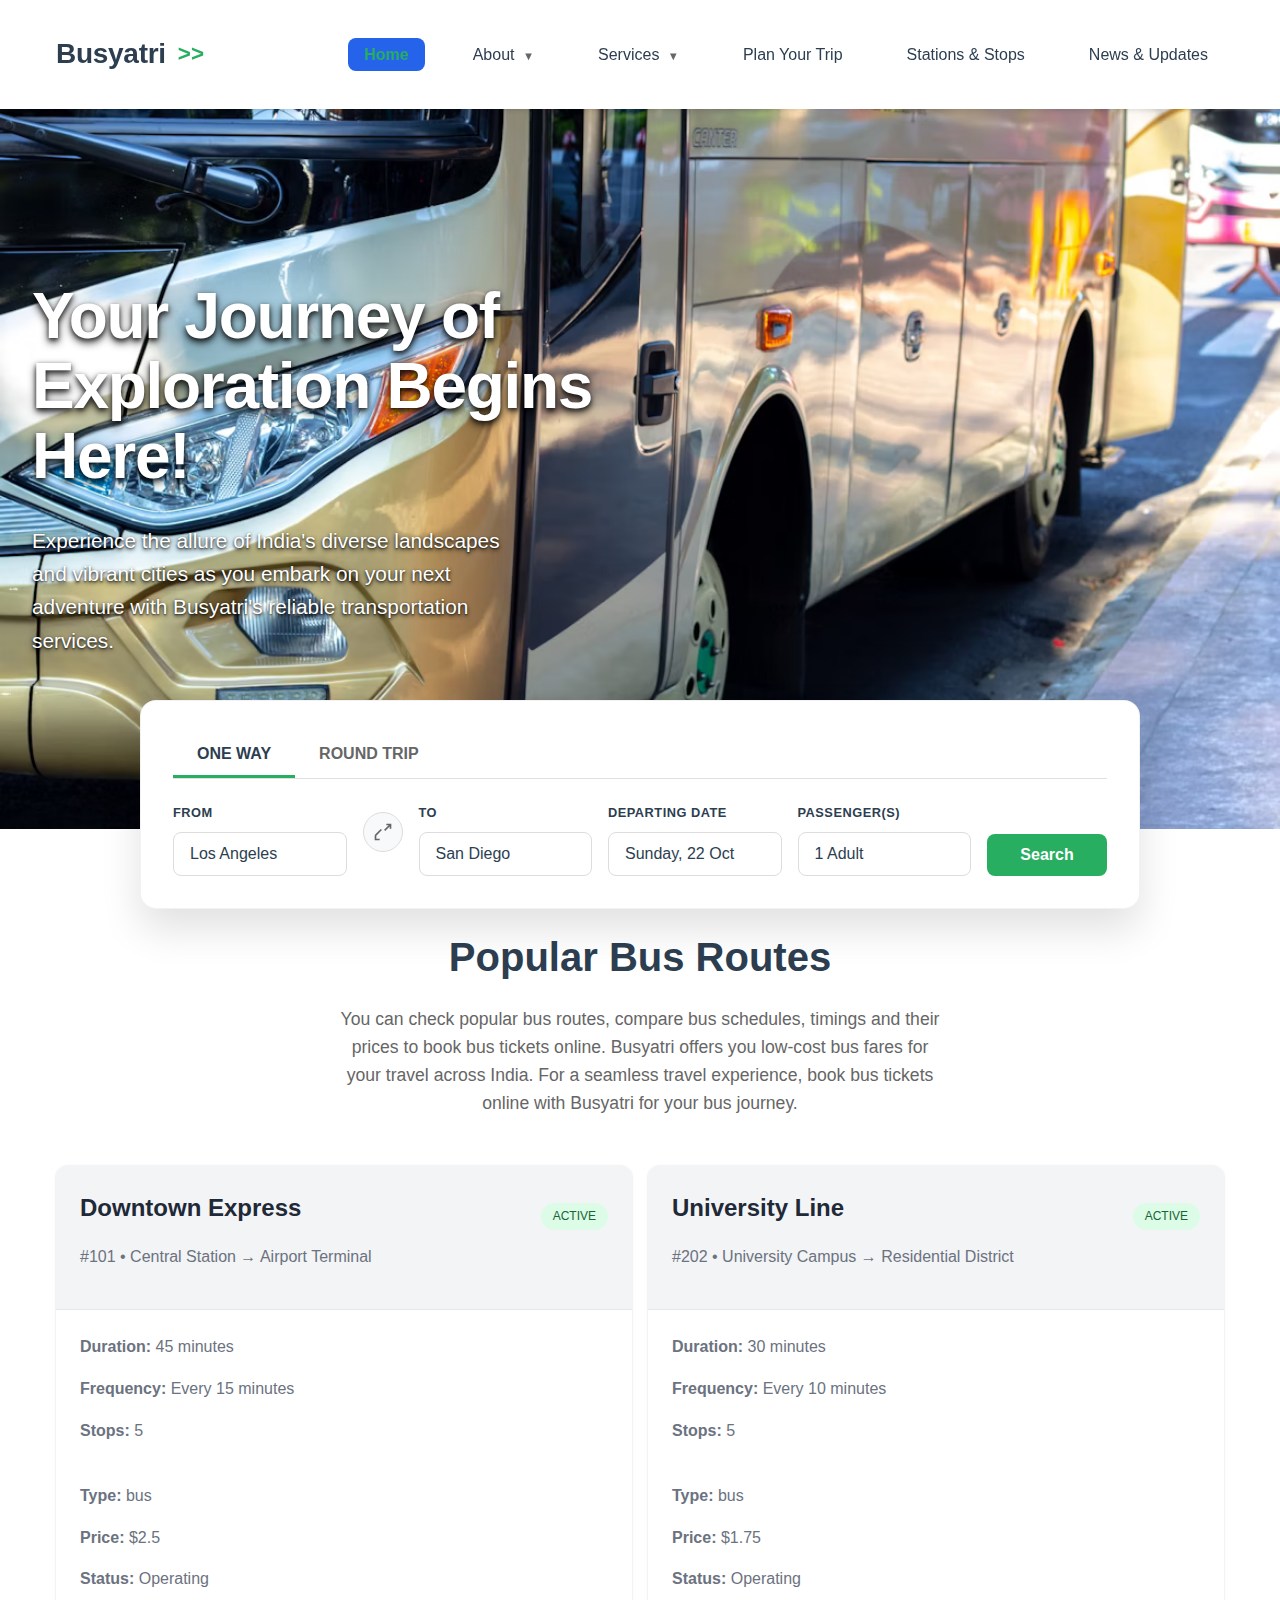
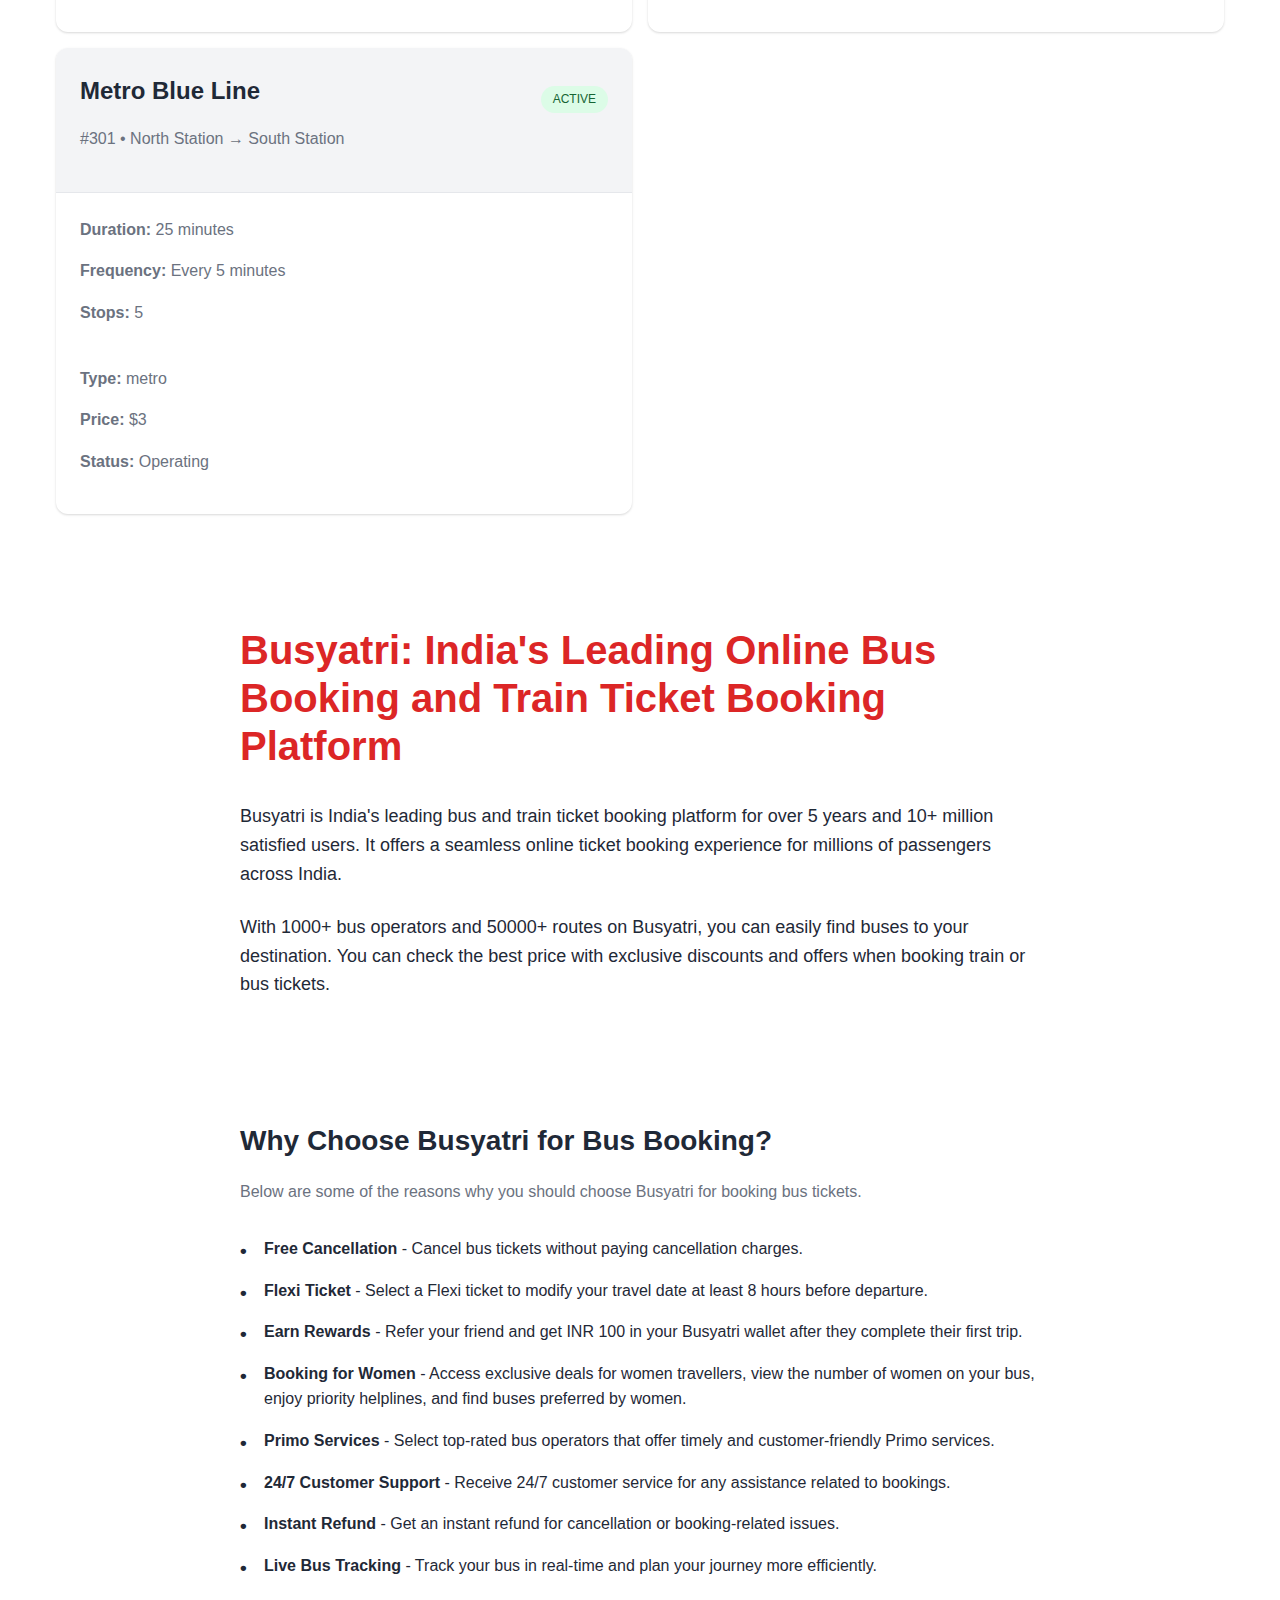
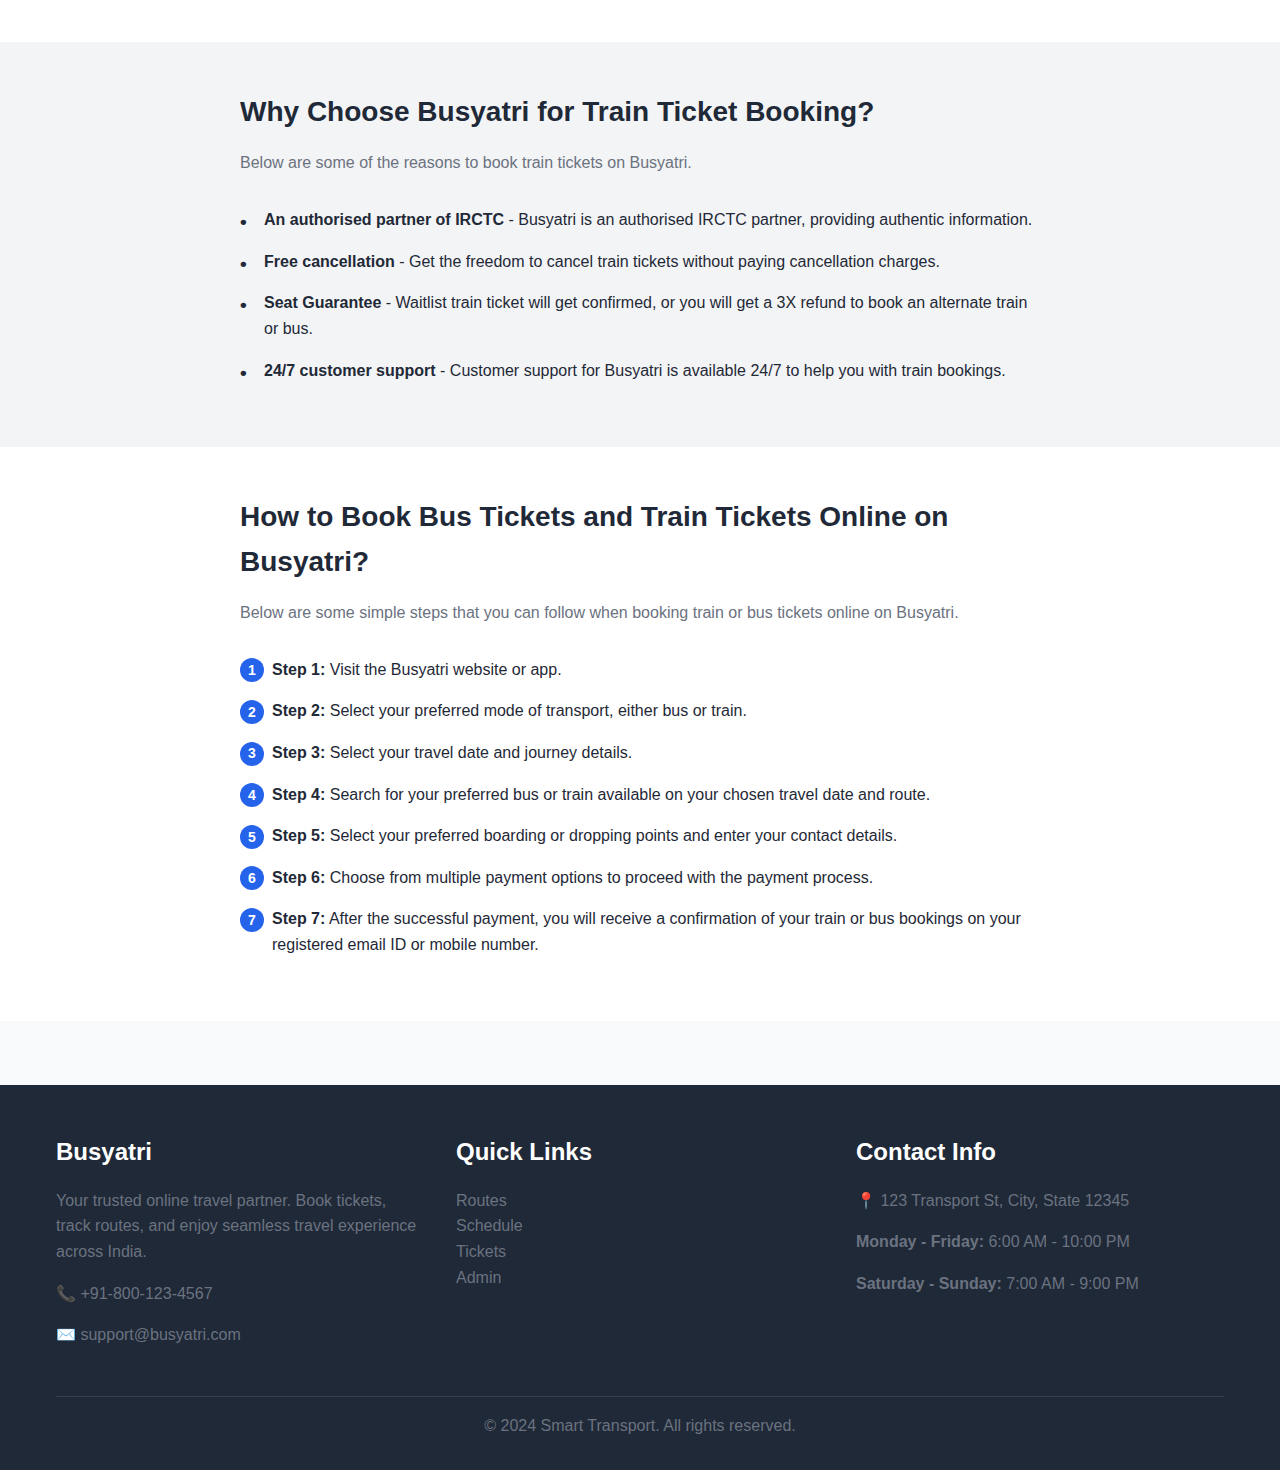
<file: smart-transport-html/index.html>
<!DOCTYPE html>
<html lang="en">
<head>
    <meta charset="UTF-8">
    <meta name="viewport" content="width=device-width, initial-scale=1.0">
    <title>Busyatri - Your Trusted Online Travel Partner</title>
    <link rel="stylesheet" href="css/style.css">
    <link rel="icon" type="image/x-icon" href="assets/favicon.ico">
</head>
<body>
    <!-- Navigation Bar -->
    <nav class="navbar">
        <div class="container">
            <div class="nav-container">
                <a href="index.html" class="logo">
                    <span class="logo-text">Busyatri</span>
                    <span class="logo-arrows">>></span>
                </a>
                <ul class="nav-links">
                    <li><a href="index.html" class="active">Home</a></li>
                    <li><a href="routes.html">About <span class="dropdown-arrow">▼</span></a></li>
                    <li><a href="schedules.html">Services <span class="dropdown-arrow">▼</span></a></li>
                    <li><a href="tickets.html">Plan Your Trip</a></li>
                    <li><a href="admin.html">Stations & Stops</a></li>
                    <li><a href="login.html">News & Updates</a></li>
                </ul>
            </div>
        </div>
    </nav>

    <!-- Hero Section -->
    <section class="hero-modern">
        <div class="hero-background">
            <div class="hero-bus-bg">
                <img src="assets/images/photo-1557223562-6c77ef16210f.png" alt="Bus Background" class="bus-background-image">
            </div>
            <div class="hero-content">
                <div class="hero-text">
                    <h1>Your Journey of<br>Exploration Begins<br>Here!</h1>
                    <p>Experience the allure of India's diverse landscapes and vibrant cities as you embark on your next adventure with Busyatri's reliable transportation services.</p>
                </div>
            </div>
        </div>
        
        <!-- Search Interface Overlay -->
        <div class="search-overlay">
            <div class="search-card-modern">
                <!-- Trip Type Tabs -->
                <div class="trip-tabs">
                    <button class="trip-tab active" onclick="setTripType('oneway')">ONE WAY</button>
                    <button class="trip-tab" onclick="setTripType('roundtrip')">ROUND TRIP</button>
                </div>
                
                <!-- Search Fields -->
                <div class="search-fields">
                    <div class="search-field-modern">
                        <label>FROM</label>
                        <input type="text" placeholder="Los Angeles" value="Los Angeles" id="from-location">
                    </div>
                    
                    <button class="swap-btn-modern" onclick="swapLocations()">
                        <svg width="20" height="20" viewBox="0 0 24 24" fill="none" stroke="currentColor" stroke-width="2">
                            <path d="M16 3h5v5M21 3l-7 7M8 21H3v-5M3 16l7-7"/>
                        </svg>
                    </button>
                    
                    <div class="search-field-modern">
                        <label>TO</label>
                        <input type="text" placeholder="San Diego" value="San Diego" id="to-location">
                    </div>
                    
                    <div class="search-field-modern">
                        <label>DEPARTING DATE</label>
                        <input type="text" placeholder="Sunday, 22 Oct" value="Sunday, 22 Oct" id="departure-date">
                    </div>
                    
                    <div class="search-field-modern">
                        <label>PASSENGER(S)</label>
                        <input type="text" placeholder="1 Adult" value="1 Adult" id="passengers">
                    </div>
                    
                    <button class="search-btn-modern" onclick="handleAdvancedSearch()">
                        Search
                    </button>
                </div>
            </div>
        </div>
    </section>

    <!-- Popular Routes Section -->
    <section class="popular-routes-section">
        <div class="container">
            <div class="routes-header">
                <h2>Popular Bus Routes</h2>
                <p>You can check popular bus routes, compare bus schedules, timings and their prices to book bus tickets online. Busyatri offers you low-cost bus fares for your travel across India. For a seamless travel experience, book bus tickets online with Busyatri for your bus journey.</p>
            </div>
            
            <div class="routes-grid" id="popular-routes">
                <!-- Route cards will be loaded dynamically -->
                <div class="loading">
                    <div class="spinner"></div>
                </div>
            </div>
        </div>
    </section>

    <!-- Busyatri About Section -->
    <section class="section" style="background: var(--white); padding: 3rem 0;">
        <div class="container">
            <div class="busyatri-intro">
                <h1 class="main-title">Busyatri: India's Leading Online Bus Booking and Train Ticket Booking Platform</h1>
                <p class="intro-text">
                    Busyatri is India's leading bus and train ticket booking platform for over 5 years and 10+ million satisfied users. It offers a seamless online ticket booking experience for millions of passengers across India.
                </p>
                <p class="intro-text">
                    With 1000+ bus operators and 50000+ routes on Busyatri, you can easily find buses to your destination. You can check the best price with exclusive discounts and offers when booking train or bus tickets.
                </p>
            </div>
        </div>
    </section>

    <!-- Why Choose Busyatri for Bus Booking -->
    <section class="section" style="background: var(--white); padding: 3rem 0;">
        <div class="container">
            <div class="content-section">
                <h2 class="section-title">Why Choose Busyatri for Bus Booking?</h2>
                <p class="section-intro">Below are some of the reasons why you should choose Busyatri for booking bus tickets.</p>
                
                <ul class="feature-list">
                    <li><strong>Free Cancellation</strong> - Cancel bus tickets without paying cancellation charges.</li>
                    <li><strong>Flexi Ticket</strong> - Select a Flexi ticket to modify your travel date at least 8 hours before departure.</li>
                    <li><strong>Earn Rewards</strong> - Refer your friend and get INR 100 in your Busyatri wallet after they complete their first trip.</li>
                    <li><strong>Booking for Women</strong> - Access exclusive deals for women travellers, view the number of women on your bus, enjoy priority helplines, and find buses preferred by women.</li>
                    <li><strong>Primo Services</strong> - Select top-rated bus operators that offer timely and customer-friendly Primo services.</li>
                    <li><strong>24/7 Customer Support</strong> - Receive 24/7 customer service for any assistance related to bookings.</li>
                    <li><strong>Instant Refund</strong> - Get an instant refund for cancellation or booking-related issues.</li>
                    <li><strong>Live Bus Tracking</strong> - Track your bus in real-time and plan your journey more efficiently.</li>
                </ul>
            </div>
        </div>
    </section>

    <!-- Why Choose Busyatri for Train Booking -->
    <section class="section" style="background: var(--light-gray); padding: 3rem 0;">
        <div class="container">
            <div class="content-section">
                <h2 class="section-title">Why Choose Busyatri for Train Ticket Booking?</h2>
                <p class="section-intro">Below are some of the reasons to book train tickets on Busyatri.</p>
                
                <ul class="feature-list">
                    <li><strong>An authorised partner of IRCTC</strong> - Busyatri is an authorised IRCTC partner, providing authentic information.</li>
                    <li><strong>Free cancellation</strong> - Get the freedom to cancel train tickets without paying cancellation charges.</li>
                    <li><strong>Seat Guarantee</strong> - Waitlist train ticket will get confirmed, or you will get a 3X refund to book an alternate train or bus.</li>
                    <li><strong>24/7 customer support</strong> - Customer support for Busyatri is available 24/7 to help you with train bookings.</li>
                </ul>
            </div>
        </div>
    </section>

    <!-- How to Book Section -->
    <section class="section" style="background: var(--white); padding: 3rem 0;">
        <div class="container">
            <div class="content-section">
                <h2 class="section-title">How to Book Bus Tickets and Train Tickets Online on Busyatri?</h2>
                <p class="section-intro">Below are some simple steps that you can follow when booking train or bus tickets online on Busyatri.</p>
                
                <ol class="step-list">
                    <li><strong>Step 1:</strong> Visit the Busyatri website or app.</li>
                    <li><strong>Step 2:</strong> Select your preferred mode of transport, either bus or train.</li>
                    <li><strong>Step 3:</strong> Select your travel date and journey details.</li>
                    <li><strong>Step 4:</strong> Search for your preferred bus or train available on your chosen travel date and route.</li>
                    <li><strong>Step 5:</strong> Select your preferred boarding or dropping points and enter your contact details.</li>
                    <li><strong>Step 6:</strong> Choose from multiple payment options to proceed with the payment process.</li>
                    <li><strong>Step 7:</strong> After the successful payment, you will receive a confirmation of your train or bus bookings on your registered email ID or mobile number.</li>
                </ol>
            </div>
        </div>
    </section>

    <!-- Footer -->
    <footer class="footer">
        <div class="container">
            <div class="footer-content">
                <div>
                    <h3>Busyatri</h3>
                    <p>Your trusted online travel partner. Book tickets, track routes, and enjoy seamless travel experience across India.</p>
                    <div class="mt-3">
                        <p>📞 +91-800-123-4567</p>
                        <p>✉️ support@busyatri.com</p>
                    </div>
                </div>
                
                <div>
                    <h3>Quick Links</h3>
                    <ul style="list-style: none;">
                        <li><a href="routes.html">Routes</a></li>
                        <li><a href="schedules.html">Schedule</a></li>
                        <li><a href="tickets.html">Tickets</a></li>
                        <li><a href="admin.html">Admin</a></li>
                    </ul>
                </div>
                
                <div>
                    <h3>Contact Info</h3>
                    <p>📍 123 Transport St, City, State 12345</p>
                    <div class="mt-3">
                        <p><strong>Monday - Friday:</strong> 6:00 AM - 10:00 PM</p>
                        <p><strong>Saturday - Sunday:</strong> 7:00 AM - 9:00 PM</p>
                    </div>
                </div>
            </div>
            
            <div class="footer-bottom">
                <p>&copy; 2024 Smart Transport. All rights reserved.</p>
            </div>
        </div>
    </footer>

    <!-- Scripts -->
    <script src="js/app.js"></script>
    <script>
        // Enhanced search functionality
        function handleAdvancedSearch() {
            const fromLocation = document.getElementById('from-location').value.trim();
            const toLocation = document.getElementById('to-location').value.trim();
            const travelDate = document.getElementById('travel-date').value;
            
            if (!fromLocation || !toLocation) {
                alert('Please enter both From and To locations');
                return;
            }
            
            // Build search parameters
            const params = new URLSearchParams();
            if (fromLocation) params.append('from', fromLocation);
            if (toLocation) params.append('to', toLocation);
            if (travelDate) params.append('date', travelDate);
            
            // Redirect to routes page with search parameters
            window.location.href = `routes.html?${params.toString()}`;
        }
        
        // Swap locations
        function swapLocations() {
            const fromInput = document.getElementById('from-location');
            const toInput = document.getElementById('to-location');
            const temp = fromInput.value;
            fromInput.value = toInput.value;
            toInput.value = temp;
        }
        
        // Set date (today or tomorrow)
        function setDate(type) {
            const dateInput = document.getElementById('travel-date');
            const today = new Date();
            
            if (type === 'tomorrow') {
                today.setDate(today.getDate() + 1);
            }
            
            const dateString = today.toISOString().split('T')[0];
            dateInput.value = dateString;
            
            // Update quick button states
            document.querySelectorAll('.quick-date-btn').forEach(btn => {
                btn.classList.remove('active');
            });
            event.target.classList.add('active');
        }
        
        // Set popular route
        function setPopularRoute(from, to) {
            document.getElementById('from-location').value = from;
            document.getElementById('to-location').value = to;
        }
        
        // Initialize date input with today's date
        document.addEventListener('DOMContentLoaded', function() {
            const dateInput = document.getElementById('travel-date');
            if (dateInput) {
                const today = new Date().toISOString().split('T')[0];
                dateInput.min = today;
                dateInput.value = today;
            }
            
            // Add autocomplete suggestions for locations
            setupLocationAutocomplete();
        });
        
        // Setup location autocomplete
        function setupLocationAutocomplete() {
            const fromInput = document.getElementById('from-location');
            const toInput = document.getElementById('to-location');
            
            // Common locations from routes data
            const locations = [
                'Central Station', 'Airport Terminal', 'University Campus', 
                'Residential District', 'North Station', 'South Station',
                'Downtown', 'Suburbs', 'City Hall', 'Shopping Mall',
                'Business District', 'Central Park', 'Museum', 'Library',
                'Student Center', 'Dormitories', 'Entertainment District',
                'Residential Area'
            ];
            
            [fromInput, toInput].forEach(input => {
                if (input) {
                    input.addEventListener('input', function() {
                        const value = this.value.toLowerCase();
                        const suggestions = locations.filter(loc => 
                            loc.toLowerCase().includes(value)
                        );
                        
                        // You could implement a dropdown here
                        // For now, we'll just use the basic input
                    });
                }
            });
        }
        
        // Handle Enter key in search fields
        document.addEventListener('keypress', function(e) {
            if (e.key === 'Enter' && e.target.classList.contains('search-input-field')) {
                handleAdvancedSearch();
            }
        });
        
        // Add active state to quick date buttons
        document.addEventListener('click', function(e) {
            if (e.target.classList.contains('quick-date-btn')) {
                document.querySelectorAll('.quick-date-btn').forEach(btn => {
                    btn.classList.remove('active');
                });
                e.target.classList.add('active');
            }
        });
        
        // Trip type functionality
        function setTripType(type) {
            document.querySelectorAll('.trip-tab').forEach(tab => {
                tab.classList.remove('active');
            });
            event.target.classList.add('active');
            
            if (type === 'roundtrip') {
                // Add return date field if needed
                console.log('Round trip selected');
            } else {
                console.log('One way selected');
            }
        }
        
        // Load popular routes - Updated
        function loadPopularRoutes() {
            console.log('Loading popular routes...');
            const routesContainer = document.getElementById('popular-routes');
            if (!routesContainer) {
                console.log('Routes container not found');
                return;
            }
            
            // Popular routes data matching the attached photo
            const popularRoutes = [
                { from: 'Bangalore', to: 'Hyderabad', icon: '🏛️' },
                { from: 'Hyderabad', to: 'Vijayawada', icon: '🏛️' },
                { from: 'Bangalore', to: 'Chennai', icon: '🏛️' },
                { from: 'Hyderabad', to: 'Visakhapatnam', icon: '🏛️' },
                { from: 'Bangalore', to: 'Tirupathi', icon: '🛕' },
                { from: 'Hyderabad', to: 'Tirupathi', icon: '🛕' },
                { from: 'Delhi', to: 'Lucknow', icon: '🏛️' },
                { from: 'Chennai', to: 'Madurai', icon: '🛕' },
                { from: 'Delhi', to: 'Manali', icon: '🏛️' },
                { from: 'Delhi', to: 'Jaipur', icon: '🏛️' },
                { from: 'Mumbai', to: 'Pune', icon: '🏛️' },
                { from: 'Pune', to: 'Nagpur', icon: '🏛️' },
                { from: 'Hyderabad', to: 'Nellore', icon: '🏛️' },
                { from: 'Chennai', to: 'Coimbatore', icon: '🛕' },
                { from: 'Mumbai', to: 'Indore', icon: '🏛️' },
                { from: 'Ahmedabad', to: 'Rajkot', icon: '🏛️' }
            ];
            
            // Clear loading spinner
            routesContainer.innerHTML = '';
            console.log('Container cleared, creating route cards...');
            
            // Create route cards
            popularRoutes.forEach(route => {
                const routeCard = document.createElement('div');
                routeCard.className = 'route-card';
                routeCard.innerHTML = `
                    <div class="route-icon">
                        ${route.icon}
                    </div>
                    <div class="route-info">
                        <div class="route-text">${route.from} → ${route.to}</div>
                    </div>
                    <button class="view-buses-btn" onclick="searchRoute('${route.from}', '${route.to}')">
                        View Buses
                    </button>
                `;
                routesContainer.appendChild(routeCard);
            });
            console.log('Route cards created successfully');
        }
        
        // Search route function
        function searchRoute(from, to) {
            // Set the search form values
            document.getElementById('from-location').value = from;
            document.getElementById('to-location').value = to;
            
            // Redirect to routes page with search parameters
            const params = new URLSearchParams();
            params.append('from', from);
            params.append('to', to);
            window.location.href = `routes.html?${params.toString()}`;
        }
        
        // Initialize popular routes when page loads
        document.addEventListener('DOMContentLoaded', function() {
            loadPopularRoutes();
        });
    </script>
</body>
</html>
</file>
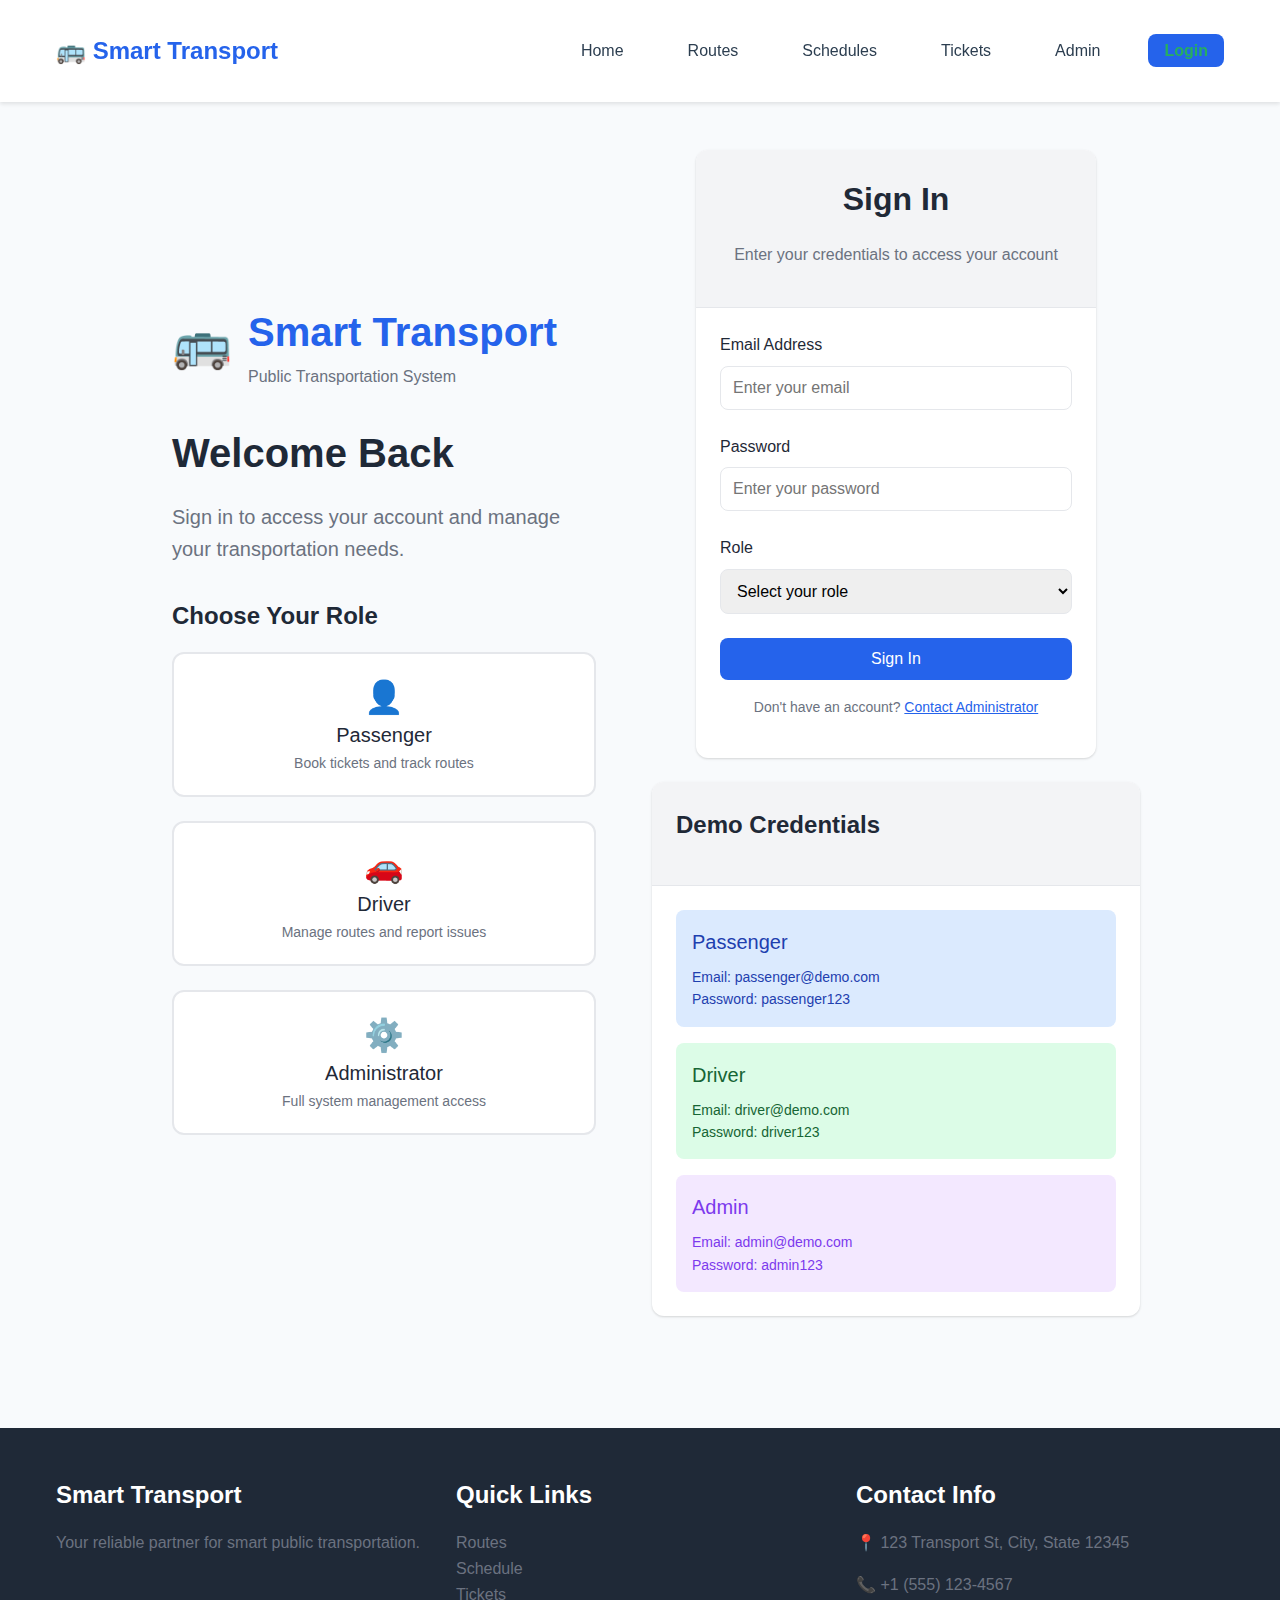
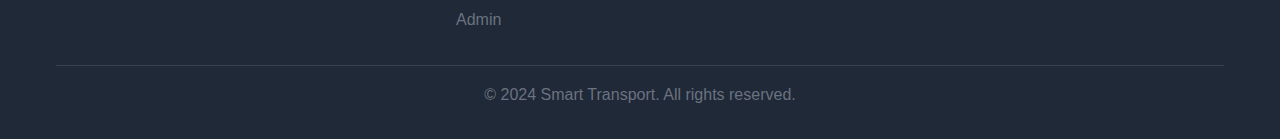
<file: smart-transport-html/login.html>
<!DOCTYPE html>
<html lang="en">
<head>
    <meta charset="UTF-8">
    <meta name="viewport" content="width=device-width, initial-scale=1.0">
    <title>Login - Smart Transport</title>
    <link rel="stylesheet" href="css/style.css">
    <link rel="icon" type="image/x-icon" href="assets/favicon.ico">
</head>
<body>
    <!-- Navigation Bar -->
    <nav class="navbar">
        <div class="container">
            <div class="nav-container">
                <a href="index.html" class="logo">
                    🚌 Smart Transport
                </a>
                <ul class="nav-links">
                    <li><a href="index.html">Home</a></li>
                    <li><a href="routes.html">Routes</a></li>
                    <li><a href="schedules.html">Schedules</a></li>
                    <li><a href="tickets.html">Tickets</a></li>
                    <li><a href="admin.html">Admin</a></li>
                    <li><a href="login.html" class="active">Login</a></li>
                </ul>
            </div>
        </div>
    </nav>

    <!-- Login Section -->
    <section class="section" style="min-height: 80vh; display: flex; align-items: center;">
        <div class="container">
            <div class="grid grid-2" style="max-width: 1000px; margin: 0 auto;">
                <!-- Left Side - Branding -->
                <div style="display: flex; flex-direction: column; justify-content: center; padding: 2rem;">
                    <div style="display: flex; align-items: center; margin-bottom: 2rem;">
                        <div style="font-size: 3rem; margin-right: 1rem;">🚌</div>
                        <div>
                            <h1 style="color: var(--primary-blue); margin: 0;">Smart Transport</h1>
                            <p style="color: var(--text-light); margin: 0;">Public Transportation System</p>
                        </div>
                    </div>
                    
                    <h2 style="font-size: 2.5rem; margin-bottom: 1rem;">Welcome Back</h2>
                    <p style="font-size: 1.25rem; color: var(--text-light); margin-bottom: 2rem;">
                        Sign in to access your account and manage your transportation needs.
                    </p>

                    <!-- Role Selection -->
                    <div style="margin-bottom: 2rem;">
                        <h3 style="margin-bottom: 1rem;">Choose Your Role</h3>
                        <div class="grid grid-3">
                            <button class="role-btn" data-role="passenger" onclick="selectRole('passenger')">
                                <div style="font-size: 2rem; margin-bottom: 0.5rem;">👤</div>
                                <h4>Passenger</h4>
                                <p style="font-size: 0.875rem;">Book tickets and track routes</p>
                            </button>
                            
                            <button class="role-btn" data-role="driver" onclick="selectRole('driver')">
                                <div style="font-size: 2rem; margin-bottom: 0.5rem;">🚗</div>
                                <h4>Driver</h4>
                                <p style="font-size: 0.875rem;">Manage routes and report issues</p>
                            </button>
                            
                            <button class="role-btn" data-role="admin" onclick="selectRole('admin')">
                                <div style="font-size: 2rem; margin-bottom: 0.5rem;">⚙️</div>
                                <h4>Administrator</h4>
                                <p style="font-size: 0.875rem;">Full system management access</p>
                            </button>
                        </div>
                    </div>
                </div>

                <!-- Right Side - Login Form -->
                <div>
                    <div class="card" style="max-width: 400px; margin: 0 auto;">
                        <div class="card-header text-center">
                            <h2>Sign In</h2>
                            <p>Enter your credentials to access your account</p>
                        </div>
                        <div class="card-body">
                            <form id="login-form">
                                <div class="form-group">
                                    <label class="form-label">Email Address</label>
                                    <input type="email" class="form-input" name="email" placeholder="Enter your email" required>
                                </div>

                                <div class="form-group">
                                    <label class="form-label">Password</label>
                                    <input type="password" class="form-input" name="password" placeholder="Enter your password" required>
                                </div>

                                <div class="form-group">
                                    <label class="form-label">Role</label>
                                    <select class="form-select" name="role" required>
                                        <option value="">Select your role</option>
                                        <option value="passenger">Passenger</option>
                                        <option value="driver">Driver</option>
                                        <option value="admin">Administrator</option>
                                    </select>
                                </div>

                                <div id="role-info" class="hidden" style="background: var(--light-gray); padding: 1rem; border-radius: 0.5rem; margin-bottom: 1rem;">
                                    <!-- Role information will be displayed here -->
                                </div>

                                <button type="submit" class="btn btn-primary w-full">Sign In</button>

                                <div class="text-center mt-3">
                                    <p style="font-size: 0.875rem; color: var(--text-light);">
                                        Don't have an account? 
                                        <a href="#" style="color: var(--primary-blue);">Contact Administrator</a>
                                    </p>
                                </div>
                            </form>
                        </div>
                    </div>

                    <!-- Demo Credentials -->
                    <div class="card mt-4">
                        <div class="card-header">
                            <h3>Demo Credentials</h3>
                        </div>
                        <div class="card-body">
                            <div class="grid grid-1" style="gap: 1rem;">
                                <div style="background: #dbeafe; padding: 1rem; border-radius: 0.5rem;">
                                    <h4 style="color: #1e40af; margin-bottom: 0.5rem;">Passenger</h4>
                                    <p style="font-size: 0.875rem; color: #1e40af; margin: 0;">Email: passenger@demo.com</p>
                                    <p style="font-size: 0.875rem; color: #1e40af; margin: 0;">Password: passenger123</p>
                                </div>
                                
                                <div style="background: #dcfce7; padding: 1rem; border-radius: 0.5rem;">
                                    <h4 style="color: #166534; margin-bottom: 0.5rem;">Driver</h4>
                                    <p style="font-size: 0.875rem; color: #166534; margin: 0;">Email: driver@demo.com</p>
                                    <p style="font-size: 0.875rem; color: #166534; margin: 0;">Password: driver123</p>
                                </div>
                                
                                <div style="background: #f3e8ff; padding: 1rem; border-radius: 0.5rem;">
                                    <h4 style="color: #7c3aed; margin-bottom: 0.5rem;">Admin</h4>
                                    <p style="font-size: 0.875rem; color: #7c3aed; margin: 0;">Email: admin@demo.com</p>
                                    <p style="font-size: 0.875rem; color: #7c3aed; margin: 0;">Password: admin123</p>
                                </div>
                            </div>
                        </div>
                    </div>
                </div>
            </div>
        </div>
    </section>

    <!-- Footer -->
    <footer class="footer">
        <div class="container">
            <div class="footer-content">
                <div>
                    <h3>Smart Transport</h3>
                    <p>Your reliable partner for smart public transportation.</p>
                </div>
                <div>
                    <h3>Quick Links</h3>
                    <ul style="list-style: none;">
                        <li><a href="routes.html">Routes</a></li>
                        <li><a href="schedules.html">Schedule</a></li>
                        <li><a href="tickets.html">Tickets</a></li>
                        <li><a href="admin.html">Admin</a></li>
                    </ul>
                </div>
                <div>
                    <h3>Contact Info</h3>
                    <p>📍 123 Transport St, City, State 12345</p>
                    <p>📞 +1 (555) 123-4567</p>
                </div>
            </div>
            <div class="footer-bottom">
                <p>&copy; 2024 Smart Transport. All rights reserved.</p>
            </div>
        </div>
    </footer>

    <!-- Scripts -->
    <script src="js/app.js"></script>
    <script>
        // Role selection functionality
        function selectRole(role) {
            // Remove active class from all role buttons
            document.querySelectorAll('.role-btn').forEach(btn => {
                btn.classList.remove('active');
            });
            
            // Add active class to selected role
            document.querySelector(`[data-role="${role}"]`).classList.add('active');
            
            // Update role select
            const roleSelect = document.querySelector('select[name="role"]');
            if (roleSelect) {
                roleSelect.value = role;
            }
            
            // Show role information
            showRoleInfo(role);
        }

        // Show role information
        function showRoleInfo(role) {
            const roleInfo = document.getElementById('role-info');
            if (!roleInfo) return;
            
            const roleData = {
                passenger: {
                    title: 'Passenger',
                    description: 'Book tickets, track routes, and manage your travel',
                    color: '#1e40af',
                    bgColor: '#dbeafe'
                },
                driver: {
                    title: 'Driver',
                    description: 'Manage routes, report issues, and update status',
                    color: '#166534',
                    bgColor: '#dcfce7'
                },
                admin: {
                    title: 'Administrator',
                    description: 'Full system management and analytics access',
                    color: '#7c3aed',
                    bgColor: '#f3e8ff'
                }
            };
            
            const data = roleData[role];
            if (data) {
                roleInfo.innerHTML = `
                    <div style="display: flex; align-items: center;">
                        <div style="width: 1.25rem; height: 1.25rem; background: ${data.color}; border-radius: 50%; margin-right: 0.75rem;"></div>
                        <div>
                            <p style="font-weight: 500; color: ${data.color}; margin: 0;">${data.title}</p>
                            <p style="font-size: 0.875rem; color: ${data.color}; margin: 0;">${data.description}</p>
                        </div>
                    </div>
                `;
                roleInfo.classList.remove('hidden');
            }
        }

        // Add CSS for role buttons
        const style = document.createElement('style');
        style.textContent = `
            .role-btn {
                padding: 1.5rem;
                border: 2px solid var(--border-color);
                border-radius: 0.75rem;
                background: var(--white);
                cursor: pointer;
                transition: all 0.3s ease;
                text-align: center;
            }
            
            .role-btn:hover {
                border-color: var(--primary-blue);
                box-shadow: var(--shadow);
            }
            
            .role-btn.active {
                border-color: var(--primary-blue);
                background: #dbeafe;
                box-shadow: var(--shadow);
            }
            
            .role-btn h4 {
                margin: 0.5rem 0;
                color: var(--text-dark);
            }
            
            .role-btn p {
                margin: 0;
                color: var(--text-light);
            }
        `;
        document.head.appendChild(style);

        // Handle form submission
        document.getElementById('login-form').addEventListener('submit', function(e) {
            e.preventDefault();
            
            const formData = new FormData(e.target);
            const credentials = {
                email: formData.get('email'),
                password: formData.get('password'),
                role: formData.get('role')
            };
            
            // Validate credentials (demo function)
            if (validateCredentials(credentials)) {
                // Store user session
                sessionStorage.setItem('user', JSON.stringify(credentials));
                
                // Show success message
                showSuccessMessage('Login successful! Redirecting...');
                
                // Redirect based on role
                setTimeout(() => {
                    switch (credentials.role) {
                        case 'admin':
                        case 'driver':
                            window.location.href = 'admin.html';
                            break;
                        case 'passenger':
                            window.location.href = 'index.html';
                            break;
                    }
                }, 1500);
            } else {
                showErrorMessage('Invalid credentials. Please try again.');
            }
        });

        // Validate credentials (demo function)
        function validateCredentials(credentials) {
            const validCredentials = {
                'passenger@demo.com': { password: 'passenger123', role: 'passenger' },
                'driver@demo.com': { password: 'driver123', role: 'driver' },
                'admin@demo.com': { password: 'admin123', role: 'admin' }
            };
            
            const user = validCredentials[credentials.email];
            return user && user.password === credentials.password && user.role === credentials.role;
        }

        // Show success message
        function showSuccessMessage(message) {
            const messageDiv = document.createElement('div');
            messageDiv.style.cssText = `
                position: fixed;
                top: 20px;
                right: 20px;
                background: #10b981;
                color: white;
                padding: 1rem 1.5rem;
                border-radius: 0.5rem;
                box-shadow: var(--shadow-lg);
                z-index: 1000;
            `;
            messageDiv.textContent = message;
            document.body.appendChild(messageDiv);
            
            setTimeout(() => {
                messageDiv.remove();
            }, 3000);
        }

        // Show error message
        function showErrorMessage(message) {
            const messageDiv = document.createElement('div');
            messageDiv.style.cssText = `
                position: fixed;
                top: 20px;
                right: 20px;
                background: #ef4444;
                color: white;
                padding: 1rem 1.5rem;
                border-radius: 0.5rem;
                box-shadow: var(--shadow-lg);
                z-index: 1000;
            `;
            messageDiv.textContent = message;
            document.body.appendChild(messageDiv);
            
            setTimeout(() => {
                messageDiv.remove();
            }, 3000);
        }

        // Auto-fill demo credentials on click
        document.addEventListener('click', function(e) {
            if (e.target.closest('[style*="background: #dbeafe"]')) {
                document.querySelector('input[name="email"]').value = 'passenger@demo.com';
                document.querySelector('input[name="password"]').value = 'passenger123';
                document.querySelector('select[name="role"]').value = 'passenger';
                selectRole('passenger');
            } else if (e.target.closest('[style*="background: #dcfce7"]')) {
                document.querySelector('input[name="email"]').value = 'driver@demo.com';
                document.querySelector('input[name="password"]').value = 'driver123';
                document.querySelector('select[name="role"]').value = 'driver';
                selectRole('driver');
            } else if (e.target.closest('[style*="background: #f3e8ff"]')) {
                document.querySelector('input[name="email"]').value = 'admin@demo.com';
                document.querySelector('input[name="password"]').value = 'admin123';
                document.querySelector('select[name="role"]').value = 'admin';
                selectRole('admin');
            }
        });
    </script>
</body>
</html>
</file>
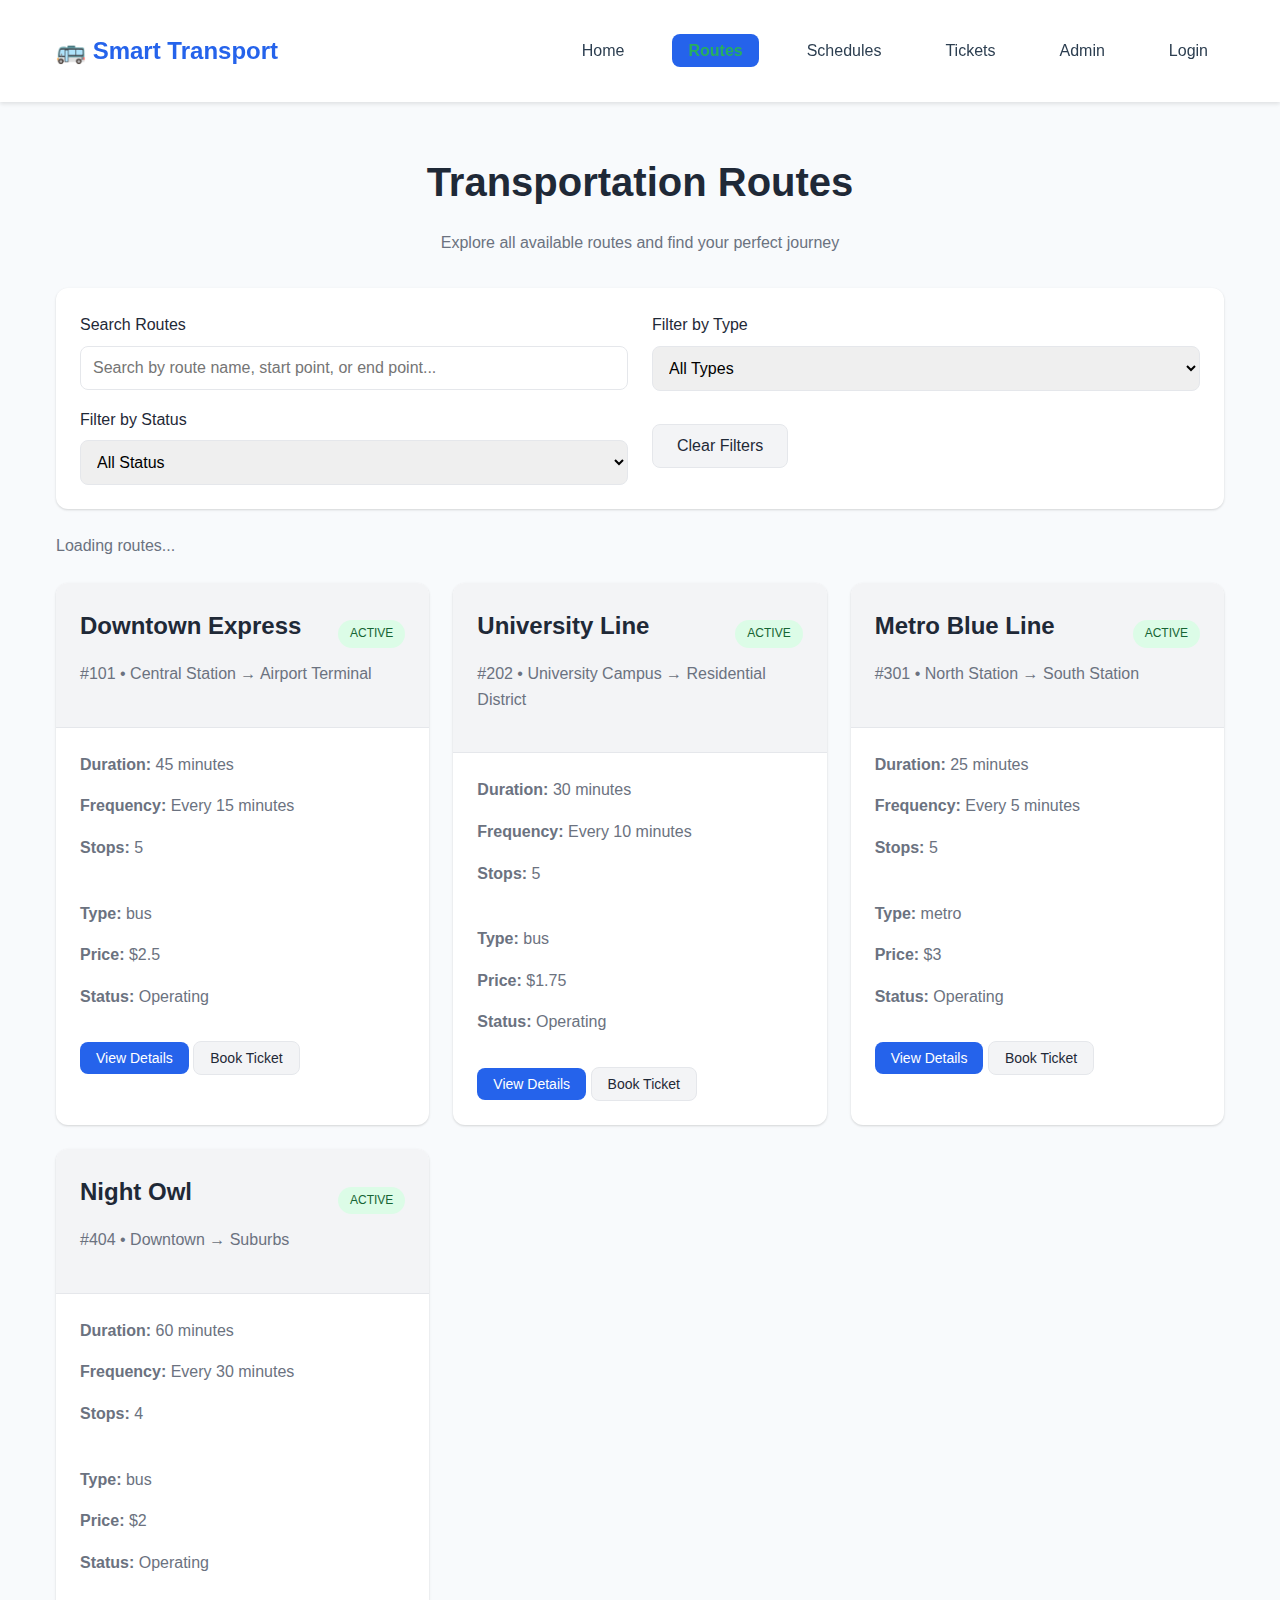
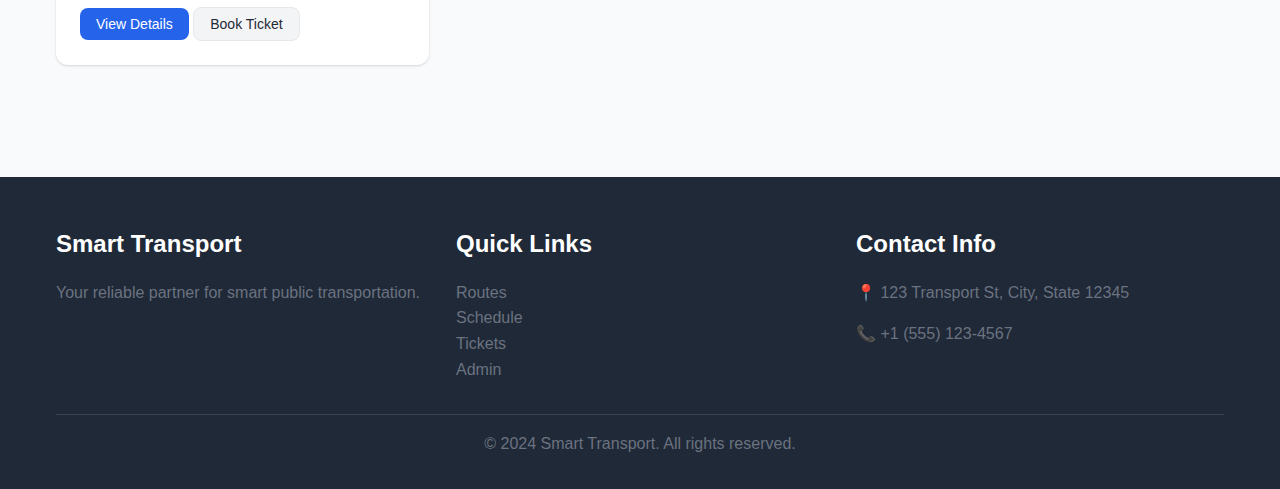
<file: smart-transport-html/routes.html>
<!DOCTYPE html>
<html lang="en">
<head>
    <meta charset="UTF-8">
    <meta name="viewport" content="width=device-width, initial-scale=1.0">
    <title>Routes - Smart Transport</title>
    <link rel="stylesheet" href="css/style.css">
    <link rel="icon" type="image/x-icon" href="assets/favicon.ico">
</head>
<body>
    <!-- Navigation Bar -->
    <nav class="navbar">
        <div class="container">
            <div class="nav-container">
                <a href="index.html" class="logo">
                    🚌 Smart Transport
                </a>
                <ul class="nav-links">
                    <li><a href="index.html">Home</a></li>
                    <li><a href="routes.html" class="active">Routes</a></li>
                    <li><a href="schedules.html">Schedules</a></li>
                    <li><a href="tickets.html">Tickets</a></li>
                    <li><a href="admin.html">Admin</a></li>
                    <li><a href="login.html">Login</a></li>
                </ul>
            </div>
        </div>
    </nav>

    <!-- Page Header -->
    <section class="section">
        <div class="container">
            <div class="text-center mb-5">
                <h1>Transportation Routes</h1>
                <p>Explore all available routes and find your perfect journey</p>
            </div>

            <!-- Search and Filters -->
            <div class="card mb-4">
                <div class="card-body">
                    <div class="grid grid-2">
                        <div>
                            <label class="form-label">Search Routes</label>
                            <input type="text" class="form-input" id="route-search" placeholder="Search by route name, start point, or end point...">
                        </div>
                        <div>
                            <label class="form-label">Filter by Type</label>
                            <select class="form-select" id="type-filter">
                                <option value="">All Types</option>
                                <option value="bus">Bus</option>
                                <option value="metro">Metro</option>
                                <option value="tram">Tram</option>
                            </select>
                        </div>
                    </div>
                    <div class="grid grid-2 mt-3">
                        <div>
                            <label class="form-label">Filter by Status</label>
                            <select class="form-select" id="status-filter">
                                <option value="">All Status</option>
                                <option value="active">Active</option>
                                <option value="inactive">Inactive</option>
                            </select>
                        </div>
                        <div class="flex items-center">
                            <button class="btn btn-secondary" onclick="clearFilters()">Clear Filters</button>
                        </div>
                    </div>
                </div>
            </div>

            <!-- Results Count -->
            <div class="mb-4">
                <p id="results-count">Loading routes...</p>
            </div>

            <!-- Routes Grid -->
            <div class="grid grid-2" id="routes-container">
                <!-- Routes will be loaded dynamically -->
                <div class="loading">
                    <div class="spinner"></div>
                </div>
            </div>

            <!-- No Results Message -->
            <div id="no-results" class="hidden text-center mt-5">
                <div class="card">
                    <div class="card-body">
                        <div style="font-size: 3rem; margin-bottom: 1rem;">🔍</div>
                        <h3>No routes found</h3>
                        <p>Try adjusting your search criteria</p>
                        <button class="btn btn-primary mt-3" onclick="clearFilters()">Clear Filters</button>
                    </div>
                </div>
            </div>
        </div>
    </section>

    <!-- Footer -->
    <footer class="footer">
        <div class="container">
            <div class="footer-content">
                <div>
                    <h3>Smart Transport</h3>
                    <p>Your reliable partner for smart public transportation.</p>
                </div>
                <div>
                    <h3>Quick Links</h3>
                    <ul style="list-style: none;">
                        <li><a href="routes.html">Routes</a></li>
                        <li><a href="schedules.html">Schedule</a></li>
                        <li><a href="tickets.html">Tickets</a></li>
                        <li><a href="admin.html">Admin</a></li>
                    </ul>
                </div>
                <div>
                    <h3>Contact Info</h3>
                    <p>📍 123 Transport St, City, State 12345</p>
                    <p>📞 +1 (555) 123-4567</p>
                </div>
            </div>
            <div class="footer-bottom">
                <p>&copy; 2024 Smart Transport. All rights reserved.</p>
            </div>
        </div>
    </footer>

    <!-- Scripts -->
    <script src="js/app.js"></script>
    <script>
        // Clear all filters
        function clearFilters() {
            document.getElementById('route-search').value = '';
            document.getElementById('type-filter').value = '';
            document.getElementById('status-filter').value = '';
            filterRoutes();
        }

        // Update results count
        function updateResultsCount(count) {
            const resultsElement = document.getElementById('results-count');
            if (resultsElement) {
                resultsElement.textContent = `Showing ${count} routes`;
            }
        }

        // Show/hide no results message
        function toggleNoResults(show) {
            const noResults = document.getElementById('no-results');
            const routesContainer = document.getElementById('routes-container');
            
            if (show) {
                noResults.classList.remove('hidden');
                routesContainer.style.display = 'none';
            } else {
                noResults.classList.add('hidden');
                routesContainer.style.display = 'grid';
            }
        }

        // Override the filterRoutes function to include results count
        const originalFilterRoutes = window.filterRoutes;
        window.filterRoutes = function() {
            const searchTerm = document.getElementById('route-search')?.value.toLowerCase() || '';
            const typeFilter = document.getElementById('type-filter')?.value || '';
            const statusFilter = document.getElementById('status-filter')?.value || '';
            
            const filteredRoutes = routesData.filter(route => {
                const matchesSearch = route.name.toLowerCase().includes(searchTerm) ||
                                     route.startPoint.toLowerCase().includes(searchTerm) ||
                                     route.endPoint.toLowerCase().includes(searchTerm);
                const matchesType = !typeFilter || route.type === typeFilter;
                const matchesStatus = !statusFilter || (statusFilter === 'active' ? route.isActive : !route.isActive);
                
                return matchesSearch && matchesType && matchesStatus;
            });
            
            const container = document.getElementById('routes-container');
            if (container) {
                if (filteredRoutes.length === 0) {
                    toggleNoResults(true);
                    updateResultsCount(0);
                } else {
                    toggleNoResults(false);
                    container.innerHTML = filteredRoutes.map(route => createRouteCard(route, true)).join('');
                    updateResultsCount(filteredRoutes.length);
                }
            }
        };

        // Handle URL search parameters
        window.addEventListener('load', function() {
            const urlParams = new URLSearchParams(window.location.search);
            const searchTerm = urlParams.get('search');
            const fromLocation = urlParams.get('from');
            const toLocation = urlParams.get('to');
            const travelDate = urlParams.get('date');
            
            if (searchTerm) {
                document.getElementById('route-search').value = searchTerm;
                filterRoutes();
            }
            
            // Handle advanced search parameters
            if (fromLocation || toLocation) {
                let searchQuery = '';
                if (fromLocation && toLocation) {
                    searchQuery = `${fromLocation} to ${toLocation}`;
                } else if (fromLocation) {
                    searchQuery = fromLocation;
                } else if (toLocation) {
                    searchQuery = toLocation;
                }
                
                if (searchQuery) {
                    document.getElementById('route-search').value = searchQuery;
                    filterRoutes();
                }
            }
        });
    </script>
</body>
</html>
</file>
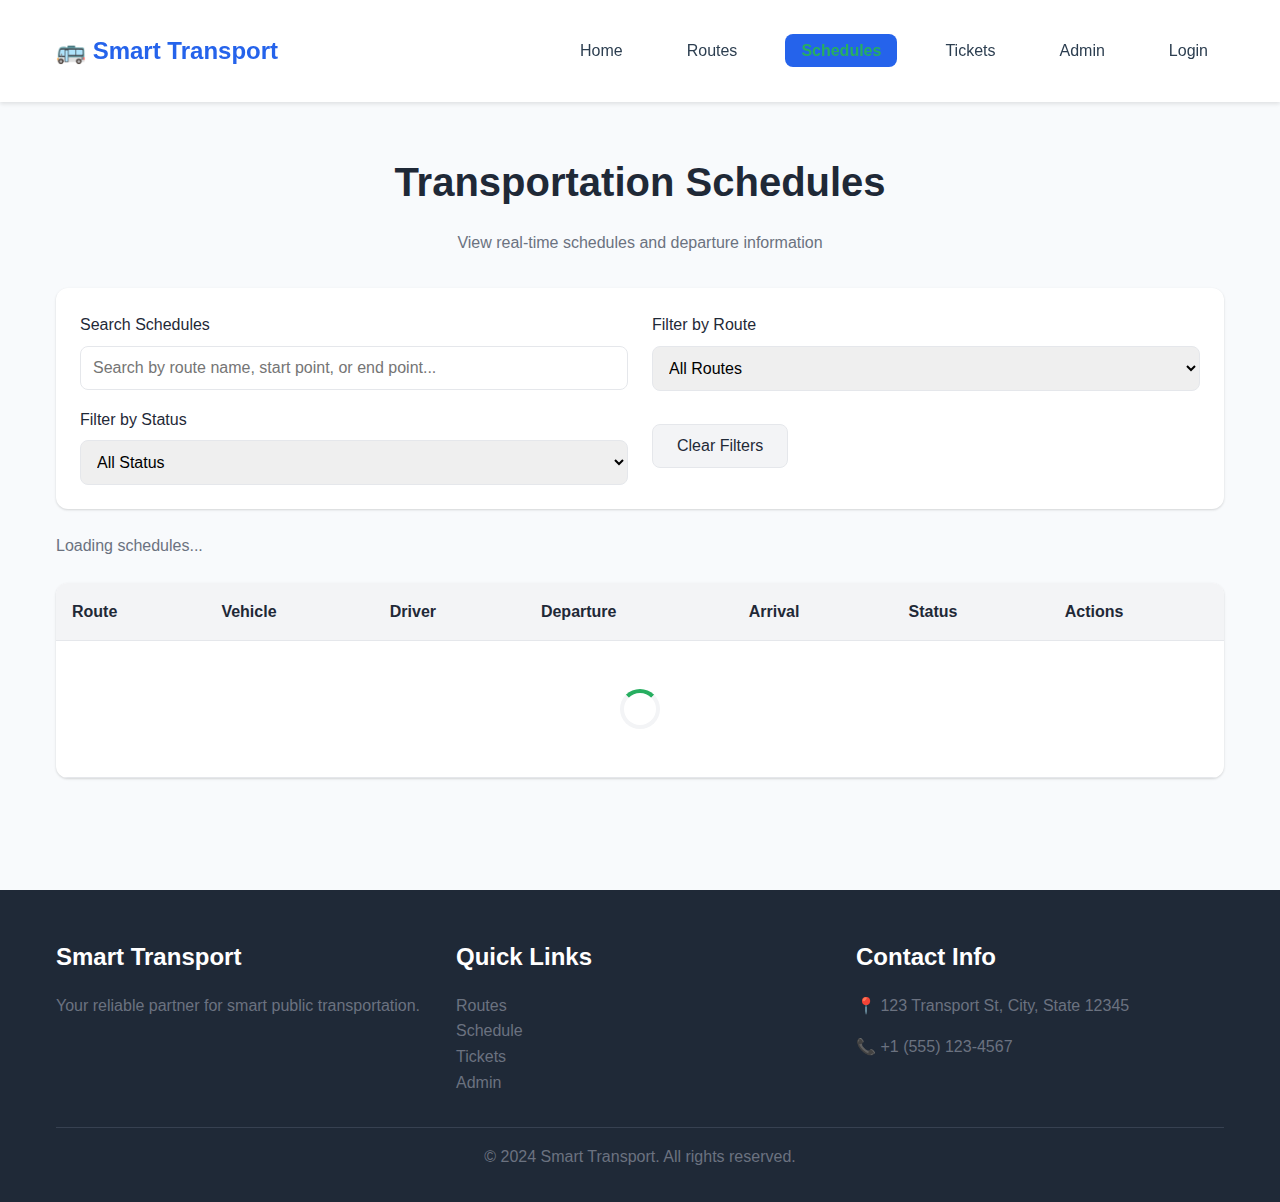
<file: smart-transport-html/schedules.html>
<!DOCTYPE html>
<html lang="en">
<head>
    <meta charset="UTF-8">
    <meta name="viewport" content="width=device-width, initial-scale=1.0">
    <title>Schedules - Smart Transport</title>
    <link rel="stylesheet" href="css/style.css">
    <link rel="icon" type="image/x-icon" href="assets/favicon.ico">
</head>
<body>
    <!-- Navigation Bar -->
    <nav class="navbar">
        <div class="container">
            <div class="nav-container">
                <a href="index.html" class="logo">
                    🚌 Smart Transport
                </a>
                <ul class="nav-links">
                    <li><a href="index.html">Home</a></li>
                    <li><a href="routes.html">Routes</a></li>
                    <li><a href="schedules.html" class="active">Schedules</a></li>
                    <li><a href="tickets.html">Tickets</a></li>
                    <li><a href="admin.html">Admin</a></li>
                    <li><a href="login.html">Login</a></li>
                </ul>
            </div>
        </div>
    </nav>

    <!-- Page Header -->
    <section class="section">
        <div class="container">
            <div class="text-center mb-5">
                <h1>Transportation Schedules</h1>
                <p>View real-time schedules and departure information</p>
            </div>

            <!-- Search and Filters -->
            <div class="card mb-4">
                <div class="card-body">
                    <div class="grid grid-2">
                        <div>
                            <label class="form-label">Search Schedules</label>
                            <input type="text" class="form-input" id="schedule-search" placeholder="Search by route name, start point, or end point...">
                        </div>
                        <div>
                            <label class="form-label">Filter by Route</label>
                            <select class="form-select" id="route-filter">
                                <option value="">All Routes</option>
                                <!-- Routes will be populated dynamically -->
                            </select>
                        </div>
                    </div>
                    <div class="grid grid-2 mt-3">
                        <div>
                            <label class="form-label">Filter by Status</label>
                            <select class="form-select" id="status-filter">
                                <option value="">All Status</option>
                                <option value="on-time">On Time</option>
                                <option value="delayed">Delayed</option>
                                <option value="cancelled">Cancelled</option>
                            </select>
                        </div>
                        <div class="flex items-center">
                            <button class="btn btn-secondary" onclick="clearScheduleFilters()">Clear Filters</button>
                        </div>
                    </div>
                </div>
            </div>

            <!-- Results Count -->
            <div class="mb-4">
                <p id="schedule-results-count">Loading schedules...</p>
            </div>

            <!-- Desktop Table View -->
            <div class="table-container" id="desktop-table">
                <table class="table">
                    <thead>
                        <tr>
                            <th>Route</th>
                            <th>Vehicle</th>
                            <th>Driver</th>
                            <th>Departure</th>
                            <th>Arrival</th>
                            <th>Status</th>
                            <th>Actions</th>
                        </tr>
                    </thead>
                    <tbody id="schedules-table">
                        <!-- Schedules will be loaded dynamically -->
                        <tr>
                            <td colspan="7" class="text-center">
                                <div class="loading">
                                    <div class="spinner"></div>
                                </div>
                            </td>
                        </tr>
                    </tbody>
                </table>
            </div>

            <!-- Mobile Card View -->
            <div class="grid grid-1" id="mobile-cards" style="display: none;">
                <!-- Mobile cards will be loaded dynamically -->
            </div>

            <!-- No Results Message -->
            <div id="no-schedule-results" class="hidden text-center mt-5">
                <div class="card">
                    <div class="card-body">
                        <div style="font-size: 3rem; margin-bottom: 1rem;">⏰</div>
                        <h3>No schedules found</h3>
                        <p>Try adjusting your search criteria</p>
                        <button class="btn btn-primary mt-3" onclick="clearScheduleFilters()">Clear Filters</button>
                    </div>
                </div>
            </div>
        </div>
    </section>

    <!-- Footer -->
    <footer class="footer">
        <div class="container">
            <div class="footer-content">
                <div>
                    <h3>Smart Transport</h3>
                    <p>Your reliable partner for smart public transportation.</p>
                </div>
                <div>
                    <h3>Quick Links</h3>
                    <ul style="list-style: none;">
                        <li><a href="routes.html">Routes</a></li>
                        <li><a href="schedules.html">Schedule</a></li>
                        <li><a href="tickets.html">Tickets</a></li>
                        <li><a href="admin.html">Admin</a></li>
                    </ul>
                </div>
                <div>
                    <h3>Contact Info</h3>
                    <p>📍 123 Transport St, City, State 12345</p>
                    <p>📞 +1 (555) 123-4567</p>
                </div>
            </div>
            <div class="footer-bottom">
                <p>&copy; 2024 Smart Transport. All rights reserved.</p>
            </div>
        </div>
    </footer>

    <!-- Scripts -->
    <script src="js/app.js"></script>
    <script>
        // Clear all schedule filters
        function clearScheduleFilters() {
            document.getElementById('schedule-search').value = '';
            document.getElementById('route-filter').value = '';
            document.getElementById('status-filter').value = '';
            filterSchedules();
        }

        // Update schedule results count
        function updateScheduleResultsCount(count) {
            const resultsElement = document.getElementById('schedule-results-count');
            if (resultsElement) {
                resultsElement.textContent = `Showing ${count} schedules`;
            }
        }

        // Show/hide no results message for schedules
        function toggleNoScheduleResults(show) {
            const noResults = document.getElementById('no-schedule-results');
            const desktopTable = document.getElementById('desktop-table');
            const mobileCards = document.getElementById('mobile-cards');
            
            if (show) {
                noResults.classList.remove('hidden');
                desktopTable.style.display = 'none';
                mobileCards.style.display = 'none';
            } else {
                noResults.classList.add('hidden');
                desktopTable.style.display = 'block';
                // Show appropriate view based on screen size
                if (window.innerWidth <= 768) {
                    mobileCards.style.display = 'grid';
                }
            }
        }

        // Override the filterSchedules function to include results count and mobile view
        const originalFilterSchedules = window.filterSchedules;
        window.filterSchedules = function() {
            const searchTerm = document.getElementById('schedule-search')?.value.toLowerCase() || '';
            const routeFilter = document.getElementById('route-filter')?.value || '';
            const statusFilter = document.getElementById('status-filter')?.value || '';
            
            const filteredSchedules = schedulesData.filter(schedule => {
                const route = routesData.find(r => r.id === schedule.routeId);
                const matchesSearch = !searchTerm || 
                                     route?.name.toLowerCase().includes(searchTerm) ||
                                     route?.startPoint.toLowerCase().includes(searchTerm) ||
                                     route?.endPoint.toLowerCase().includes(searchTerm);
                const matchesRoute = !routeFilter || schedule.routeId === routeFilter;
                const matchesStatus = !statusFilter || schedule.status === statusFilter;
                
                return matchesSearch && matchesRoute && matchesStatus;
            });
            
            const tbody = document.getElementById('schedules-table');
            const mobileCards = document.getElementById('mobile-cards');
            
            if (filteredSchedules.length === 0) {
                toggleNoScheduleResults(true);
                updateScheduleResultsCount(0);
            } else {
                toggleNoScheduleResults(false);
                
                // Desktop table view
                if (tbody) {
                    tbody.innerHTML = filteredSchedules.map(schedule => {
                        const route = routesData.find(r => r.id === schedule.routeId);
                        const vehicle = vehiclesData.find(v => v.id === schedule.vehicleId);
                        return createScheduleRow(schedule, route, vehicle);
                    }).join('');
                }
                
                // Mobile card view
                if (mobileCards) {
                    mobileCards.innerHTML = filteredSchedules.map(schedule => {
                        const route = routesData.find(r => r.id === schedule.routeId);
                        const vehicle = vehiclesData.find(v => v.id === schedule.vehicleId);
                        return createScheduleCard(schedule, route);
                    }).join('');
                }
                
                updateScheduleResultsCount(filteredSchedules.length);
            }
        };

        // Populate route filter options
        function populateRouteFilter() {
            const routeFilter = document.getElementById('route-filter');
            if (routeFilter && routesData.length > 0) {
                routeFilter.innerHTML = '<option value="">All Routes</option>' +
                    routesData.map(route => 
                        `<option value="${route.id}">${route.name} (#${route.number})</option>`
                    ).join('');
            }
        }

        // Handle responsive view switching
        function handleResponsiveView() {
            const desktopTable = document.getElementById('desktop-table');
            const mobileCards = document.getElementById('mobile-cards');
            
            if (window.innerWidth <= 768) {
                desktopTable.style.display = 'none';
                mobileCards.style.display = 'grid';
            } else {
                desktopTable.style.display = 'block';
                mobileCards.style.display = 'none';
            }
        }

        // Initialize page
        window.addEventListener('load', function() {
            // Wait for data to load, then populate filters
            setTimeout(() => {
                populateRouteFilter();
                handleResponsiveView();
            }, 1000);
        });

        // Handle window resize
        window.addEventListener('resize', handleResponsiveView);
    </script>
</body>
</html>
</file>
<file: smart-transport-html/css/style.css>
/* Smart Transport & Ticketing System - Main Stylesheet */

/* CSS Reset and Base Styles */
* {
    margin: 0;
    padding: 0;
    box-sizing: border-box;
}

body {
    font-family: 'Segoe UI', Tahoma, Geneva, Verdana, sans-serif;
    line-height: 1.6;
    color: #333;
    background-color: #f8fafc;
}

/* Color Variables */
:root {
    --primary-blue: #2563eb;
    --primary-blue-dark: #1d4ed8;
    --secondary-gray: #6b7280;
    --light-gray: #f3f4f6;
    --white: #ffffff;
    --success-green: #10b981;
    --warning-yellow: #f59e0b;
    --error-red: #ef4444;
    --text-dark: #1f2937;
    --text-light: #6b7280;
    --border-color: #e5e7eb;
    --shadow: 0 1px 3px 0 rgba(0, 0, 0, 0.1), 0 1px 2px 0 rgba(0, 0, 0, 0.06);
    --shadow-lg: 0 10px 15px -3px rgba(0, 0, 0, 0.1), 0 4px 6px -2px rgba(0, 0, 0, 0.05);
}

/* Typography */
h1, h2, h3, h4, h5, h6 {
    color: var(--text-dark);
    margin-bottom: 1rem;
}

h1 { font-size: 2.5rem; font-weight: 700; }
h2 { font-size: 2rem; font-weight: 600; }
h3 { font-size: 1.5rem; font-weight: 600; }
h4 { font-size: 1.25rem; font-weight: 500; }

p {
    margin-bottom: 1rem;
    color: var(--text-light);
}

/* Layout Components */
.container {
    max-width: 1200px;
    margin: 0 auto;
    padding: 0 1rem;
}

.section {
    padding: 3rem 0;
}

.grid {
    display: grid;
    gap: 1.5rem;
}

.grid-2 { grid-template-columns: repeat(auto-fit, minmax(300px, 1fr)); }
.grid-3 { grid-template-columns: repeat(auto-fit, minmax(250px, 1fr)); }
.grid-4 { grid-template-columns: repeat(auto-fit, minmax(200px, 1fr)); }

/* Navigation */
.navbar {
    background: var(--white);
    box-shadow: 0 2px 4px rgba(0, 0, 0, 0.1);
    position: sticky;
    top: 0;
    z-index: 1000;
    padding: 1rem 0;
}

.nav-container {
    display: flex;
    justify-content: space-between;
    align-items: center;
    padding: 1rem 0;
}

.logo {
    display: flex;
    align-items: center;
    gap: 0.5rem;
    font-size: 1.5rem;
    font-weight: 700;
    color: var(--primary-blue);
    text-decoration: none;
}

.nav-links {
    display: flex;
    list-style: none;
    gap: 2rem;
}

.nav-links a {
    text-decoration: none;
    color: var(--text-dark);
    font-weight: 500;
    padding: 0.5rem 1rem;
    border-radius: 0.5rem;
    transition: all 0.3s ease;
}

.nav-links a:hover,
.nav-links a.active {
    background: var(--primary-blue);
    color: var(--white);
}

/* Buttons */
.btn {
    display: inline-block;
    padding: 0.75rem 1.5rem;
    border: none;
    border-radius: 0.5rem;
    font-size: 1rem;
    font-weight: 500;
    text-decoration: none;
    text-align: center;
    cursor: pointer;
    transition: all 0.3s ease;
}

.btn-primary {
    background: var(--primary-blue);
    color: var(--white);
}

.btn-primary:hover {
    background: var(--primary-blue-dark);
    transform: translateY(-1px);
}

.btn-secondary {
    background: var(--light-gray);
    color: var(--text-dark);
    border: 1px solid var(--border-color);
}

.btn-secondary:hover {
    background: var(--secondary-gray);
    color: var(--white);
}

.btn-success {
    background: var(--success-green);
    color: var(--white);
}

.btn-warning {
    background: var(--warning-yellow);
    color: var(--white);
}

.btn-danger {
    background: var(--error-red);
    color: var(--white);
}

.btn-sm {
    padding: 0.5rem 1rem;
    font-size: 0.875rem;
}

.btn-lg {
    padding: 1rem 2rem;
    font-size: 1.125rem;
}

/* Cards */
.card {
    background: var(--white);
    border-radius: 0.75rem;
    box-shadow: var(--shadow);
    overflow: hidden;
    transition: all 0.3s ease;
}

.card:hover {
    box-shadow: var(--shadow-lg);
    transform: translateY(-2px);
}

.card-header {
    padding: 1.5rem;
    border-bottom: 1px solid var(--border-color);
    background: var(--light-gray);
}

.card-body {
    padding: 1.5rem;
}

.card-footer {
    padding: 1rem 1.5rem;
    border-top: 1px solid var(--border-color);
    background: var(--light-gray);
}

/* Forms */
.form-group {
    margin-bottom: 1.5rem;
}

.form-label {
    display: block;
    margin-bottom: 0.5rem;
    font-weight: 500;
    color: var(--text-dark);
}

.form-input,
.form-select,
.form-textarea {
    width: 100%;
    padding: 0.75rem;
    border: 1px solid var(--border-color);
    border-radius: 0.5rem;
    font-size: 1rem;
    transition: border-color 0.3s ease;
}

.form-input:focus,
.form-select:focus,
.form-textarea:focus {
    outline: none;
    border-color: var(--primary-blue);
    box-shadow: 0 0 0 3px rgba(37, 99, 235, 0.1);
}

.form-row {
    display: grid;
    grid-template-columns: repeat(auto-fit, minmax(250px, 1fr));
    gap: 1rem;
}

/* Tables */
.table-container {
    overflow-x: auto;
    background: var(--white);
    border-radius: 0.75rem;
    box-shadow: var(--shadow);
}

.table {
    width: 100%;
    border-collapse: collapse;
}

.table th,
.table td {
    padding: 1rem;
    text-align: left;
    border-bottom: 1px solid var(--border-color);
}

.table th {
    background: var(--light-gray);
    font-weight: 600;
    color: var(--text-dark);
}

.table tbody tr:hover {
    background: var(--light-gray);
}

/* Status Badges */
.badge {
    display: inline-block;
    padding: 0.25rem 0.75rem;
    border-radius: 9999px;
    font-size: 0.75rem;
    font-weight: 500;
    text-transform: uppercase;
}

.badge-success {
    background: #dcfce7;
    color: #166534;
}

.badge-warning {
    background: #fef3c7;
    color: #92400e;
}

.badge-danger {
    background: #fee2e2;
    color: #991b1b;
}

.badge-info {
    background: #dbeafe;
    color: #1e40af;
}

/* Hero Section */
.hero {
    background: linear-gradient(135deg, var(--primary-blue) 0%, var(--primary-blue-dark) 100%);
    color: var(--white);
    padding: 4rem 0;
    text-align: center;
}

.hero h1 {
    color: var(--white);
    margin-bottom: 1rem;
}

.hero p {
    color: rgba(255, 255, 255, 0.9);
    font-size: 1.25rem;
    margin-bottom: 2rem;
}

/* Enhanced Search Interface */
.search-interface {
    max-width: 900px;
    margin: 0 auto;
}

.search-card {
    background: var(--white);
    border-radius: 1rem;
    padding: 2rem;
    box-shadow: var(--shadow-lg);
    margin-bottom: 2rem;
}

.search-row {
    display: flex;
    align-items: center;
    gap: 1rem;
    margin-bottom: 1.5rem;
    flex-wrap: wrap;
}

.search-field {
    position: relative;
    flex: 1;
    min-width: 200px;
}

.field-icon {
    position: absolute;
    left: 1rem;
    top: 50%;
    transform: translateY(-50%);
    font-size: 1.25rem;
    z-index: 2;
}

.search-input-field {
    width: 100%;
    padding: 1rem 1rem 1rem 3rem;
    border: 2px solid var(--border-color);
    border-radius: 0.75rem;
    font-size: 1rem;
    transition: all 0.3s ease;
    background: var(--white);
}

.search-input-field:focus {
    outline: none;
    border-color: var(--primary-blue);
    box-shadow: 0 0 0 3px rgba(37, 99, 235, 0.1);
}

.field-label {
    position: absolute;
    top: -0.5rem;
    left: 1rem;
    background: var(--white);
    padding: 0 0.5rem;
    font-size: 0.875rem;
    color: var(--text-light);
    font-weight: 500;
}

.swap-btn {
    background: var(--light-gray);
    border: none;
    border-radius: 50%;
    width: 2.5rem;
    height: 2.5rem;
    display: flex;
    align-items: center;
    justify-content: center;
    cursor: pointer;
    transition: all 0.3s ease;
    color: var(--text-dark);
}

.swap-btn:hover {
    background: var(--primary-blue);
    color: var(--white);
    transform: rotate(180deg);
}

.date-quick-buttons {
    display: flex;
    gap: 0.5rem;
    flex-wrap: wrap;
}

.quick-date-btn {
    padding: 0.5rem 1rem;
    border: 1px solid var(--border-color);
    border-radius: 0.5rem;
    background: var(--white);
    color: var(--text-dark);
    font-size: 0.875rem;
    cursor: pointer;
    transition: all 0.3s ease;
}

.quick-date-btn:hover {
    background: var(--primary-blue);
    color: var(--white);
    border-color: var(--primary-blue);
}

.quick-date-btn.active {
    background: var(--primary-blue);
    color: var(--white);
    border-color: var(--primary-blue);
}

.search-main-btn {
    width: 100%;
    padding: 1rem 2rem;
    background: var(--primary-blue);
    color: var(--white);
    border: none;
    border-radius: 0.75rem;
    font-size: 1.125rem;
    font-weight: 600;
    cursor: pointer;
    transition: all 0.3s ease;
    display: flex;
    align-items: center;
    justify-content: center;
    gap: 0.5rem;
}

.search-main-btn:hover {
    background: var(--primary-blue-dark);
    transform: translateY(-1px);
    box-shadow: var(--shadow-lg);
}

/* Popular Destinations */
.popular-destinations {
    text-align: center;
}

.popular-destinations h4 {
    color: var(--white);
    margin-bottom: 1rem;
    font-size: 1.125rem;
}

.destination-tags {
    display: flex;
    gap: 0.75rem;
    justify-content: center;
    flex-wrap: wrap;
}

.destination-tag {
    padding: 0.5rem 1rem;
    background: rgba(255, 255, 255, 0.1);
    color: var(--white);
    border: 1px solid rgba(255, 255, 255, 0.2);
    border-radius: 2rem;
    font-size: 0.875rem;
    cursor: pointer;
    transition: all 0.3s ease;
    backdrop-filter: blur(10px);
}

.destination-tag:hover {
    background: rgba(255, 255, 255, 0.2);
    transform: translateY(-1px);
}

/* Legacy Search Bar (for backward compatibility) */
.search-container {
    max-width: 600px;
    margin: 0 auto;
    position: relative;
}

.search-input {
    width: 100%;
    padding: 1rem 3rem 1rem 1rem;
    border: none;
    border-radius: 2rem;
    font-size: 1.125rem;
    box-shadow: var(--shadow-lg);
}

.search-btn {
    position: absolute;
    right: 0.5rem;
    top: 50%;
    transform: translateY(-50%);
    background: var(--primary-blue);
    color: var(--white);
    border: none;
    border-radius: 50%;
    width: 2.5rem;
    height: 2.5rem;
    cursor: pointer;
}

/* Footer */
.footer {
    background: var(--text-dark);
    color: var(--white);
    padding: 3rem 0 1rem;
    margin-top: 4rem;
}

.footer-content {
    display: grid;
    grid-template-columns: repeat(auto-fit, minmax(250px, 1fr));
    gap: 2rem;
    margin-bottom: 2rem;
}

.footer h3 {
    color: var(--white);
    margin-bottom: 1rem;
}

.footer a {
    color: var(--secondary-gray);
    text-decoration: none;
    transition: color 0.3s ease;
}

.footer a:hover {
    color: var(--white);
}

.footer-bottom {
    border-top: 1px solid #374151;
    padding-top: 1rem;
    text-align: center;
    color: var(--secondary-gray);
}

/* Responsive Design */
@media (max-width: 768px) {
    .nav-container {
        flex-direction: column;
        gap: 1rem;
    }
    
    .nav-links {
        flex-direction: column;
        gap: 0.5rem;
        width: 100%;
    }
    
    .nav-links a {
        text-align: center;
    }
    
    .hero {
        padding: 2rem 0;
    }
    
    .hero h1 {
        font-size: 2rem;
    }
    
    /* Enhanced Search Interface Mobile */
    .search-row {
        flex-direction: column;
        gap: 1rem;
    }
    
    .search-field {
        min-width: 100%;
    }
    
    .date-quick-buttons {
        width: 100%;
        justify-content: center;
    }
    
    .destination-tags {
        flex-direction: column;
        align-items: center;
    }
    
    .destination-tag {
        width: 100%;
        max-width: 200px;
    }
    
    /* Busyatri content mobile */
    .main-title {
        font-size: 2rem;
    }
    
    .section-title {
        font-size: 1.5rem;
    }
    
    .intro-text {
        font-size: 1rem;
    }
    
    .feature-list li,
    .step-list li {
        padding-left: 1.5rem;
        font-size: 0.95rem;
    }
    
    .booking-steps {
        gap: 1rem;
    }
    
    .step {
        flex-direction: column;
        text-align: center;
        gap: 0.5rem;
    }
    
    .step-number {
        align-self: center;
    }
    
    /* Modern design mobile */
    .hero-modern {
        height: auto;
        min-height: 500px;
    }
    
    .hero-background {
        background-position: center center, center, center;
        background-size: cover, cover, cover;
    }
    
    .hero-content {
        flex-direction: column;
        text-align: center;
        padding: 2rem 1rem;
    }
    
    .hero-text {
        padding-right: 0;
        margin-bottom: 2rem;
    }
    
    .hero-text h1 {
        font-size: 2.5rem;
    }
    
    .hero-text p {
        font-size: 1rem;
    }
    
    .search-overlay {
        position: relative;
        bottom: auto;
        left: auto;
        transform: none;
        width: 95%;
        margin: 2rem auto 0;
        padding: 0 1rem;
    }
    
    .search-card-modern {
        padding: 1.5rem;
        border-radius: 1rem;
    }
    
    .trip-tabs {
        padding: 0.25rem;
        margin-bottom: 1.5rem;
    }
    
    .trip-tab {
        padding: 0.75rem 1rem;
        font-size: 0.9rem;
    }
    
    .search-fields {
        flex-direction: column;
        gap: 1rem;
    }
    
    .search-field-modern {
        min-width: 100%;
    }
    
    .search-field-modern input {
        padding: 0.875rem 1rem;
        font-size: 0.95rem;
    }
    
    .swap-btn-modern {
        align-self: center;
        margin: 0.5rem 0;
        width: 3rem;
        height: 3rem;
    }
    
    .search-btn-modern {
        width: 100%;
        padding: 0.875rem 1.5rem;
        font-size: 1rem;
    }
    
    .routes-header h2 {
        font-size: 2rem;
    }
    
    .routes-header p {
        font-size: 1rem;
    }
    
    .routes-grid {
        grid-template-columns: 1fr;
        gap: 1rem;
    }
    
    .grid-2,
    .grid-3,
    .grid-4 {
        grid-template-columns: 1fr;
    }
    
    .form-row {
        grid-template-columns: 1fr;
    }
    
    .table-container {
        font-size: 0.875rem;
    }
    
    .table th,
    .table td {
        padding: 0.5rem;
    }
}

@media (max-width: 480px) {
    .container {
        padding: 0 0.5rem;
    }
    
    .card-body {
        padding: 1rem;
    }
    
    .btn {
        width: 100%;
        margin-bottom: 0.5rem;
    }
}

/* Loading States */
.loading {
    display: flex;
    justify-content: center;
    align-items: center;
    padding: 2rem;
}

.spinner {
    width: 2rem;
    height: 2rem;
    border: 3px solid var(--light-gray);
    border-top: 3px solid var(--primary-blue);
    border-radius: 50%;
    animation: spin 1s linear infinite;
}

@keyframes spin {
    0% { transform: rotate(0deg); }
    100% { transform: rotate(360deg); }
}

/* Busyatri Content Styling */
.busyatri-intro {
    max-width: 800px;
    margin: 0 auto;
}

.main-title {
    font-size: 2.5rem;
    font-weight: 700;
    color: #dc2626;
    margin-bottom: 2rem;
    line-height: 1.2;
}

.intro-text {
    font-size: 1.125rem;
    line-height: 1.6;
    color: var(--text-dark);
    margin-bottom: 1.5rem;
}

.content-section {
    max-width: 800px;
    margin: 0 auto;
}

.section-title {
    font-size: 1.75rem;
    font-weight: 600;
    color: var(--text-dark);
    margin-bottom: 1rem;
}

.section-intro {
    font-size: 1rem;
    color: var(--text-light);
    margin-bottom: 2rem;
    line-height: 1.5;
}

.feature-list {
    list-style: none;
    padding: 0;
    margin: 0;
}

.feature-list li {
    margin-bottom: 1rem;
    padding-left: 1.5rem;
    position: relative;
    line-height: 1.6;
    color: var(--text-dark);
}

.feature-list li::before {
    content: "•";
    color: var(--text-dark);
    font-weight: bold;
    position: absolute;
    left: 0;
    font-size: 1.2rem;
}

.feature-list li strong {
    color: var(--text-dark);
    font-weight: 600;
}

.step-list {
    list-style: none;
    padding: 0;
    margin: 0;
    counter-reset: step-counter;
}

.step-list li {
    margin-bottom: 1rem;
    padding-left: 2rem;
    position: relative;
    line-height: 1.6;
    color: var(--text-dark);
    counter-increment: step-counter;
}

.step-list li::before {
    content: counter(step-counter);
    background: var(--primary-blue);
    color: var(--white);
    width: 1.5rem;
    height: 1.5rem;
    border-radius: 50%;
    display: flex;
    align-items: center;
    justify-content: center;
    font-weight: 600;
    font-size: 0.875rem;
    position: absolute;
    left: 0;
    top: 0.1rem;
}

.step-list li strong {
    color: var(--text-dark);
    font-weight: 600;
}

/* Legacy Booking Steps (for backward compatibility) */
.booking-steps {
    display: flex;
    flex-direction: column;
    gap: 1.5rem;
}

.step {
    display: flex;
    align-items: flex-start;
    gap: 1rem;
}

.step-number {
    background: var(--primary-blue);
    color: var(--white);
    width: 2rem;
    height: 2rem;
    border-radius: 50%;
    display: flex;
    align-items: center;
    justify-content: center;
    font-weight: 600;
    font-size: 0.875rem;
    flex-shrink: 0;
}

.step-content h4 {
    margin: 0 0 0.5rem 0;
    color: var(--text-dark);
    font-size: 1.125rem;
}

.step-content p {
    margin: 0;
    color: var(--text-light);
    line-height: 1.5;
}

/* Logo Styling */
.logo-text {
    font-size: 1.75rem;
    font-weight: 800;
    color: #2c3e50;
    font-family: 'Arial', 'Helvetica', sans-serif;
    letter-spacing: -0.01em;
}

.logo-arrows {
    color: #27ae60;
    font-size: 1.4rem;
    margin-left: 0.25rem;
    font-weight: 700;
}

.dropdown-arrow {
    font-size: 0.7rem;
    margin-left: 0.25rem;
    color: #666;
    font-weight: 600;
}

/* Navigation Styling */
.nav-links {
    display: flex;
    align-items: center;
    gap: 2rem;
    list-style: none;
    margin: 0;
    padding: 0;
}

.nav-links a {
    color: #2c3e50;
    text-decoration: none;
    font-weight: 500;
    font-size: 1rem;
    font-family: 'Arial', 'Helvetica', sans-serif;
    transition: color 0.3s ease;
    position: relative;
}

.nav-links a:hover {
    color: #27ae60;
}

.nav-links a.active {
    color: #27ae60;
    font-weight: 600;
}

/* Modern Design Styles */
.hero-modern {
    position: relative;
    height: 80vh;
    min-height: 700px;
    overflow: visible;
    padding-bottom: 100px;
}

.hero-background {
    position: absolute;
    top: 0;
    left: 0;
    width: 100%;
    height: 100%;
    background: linear-gradient(180deg, #87CEEB 0%, #98D8E8 30%, #B0E0E6 70%, #E0F6FF 100%);
}

.hero-bus-bg {
    position: absolute;
    top: 0;
    left: 0;
    width: 100%;
    height: 100%;
    overflow: hidden;
    z-index: 1;
}

.bus-background-image {
    width: 100%;
    height: 100%;
    object-fit: cover;
    object-position: center right;
}

.hero-content {
    position: relative;
    z-index: 2;
    display: flex;
    align-items: center;
    height: 100%;
    padding: 4rem 2rem;
    max-width: 1400px;
    margin: 0 auto;
}

.hero-text {
    flex: 1;
    max-width: 600px;
    color: #2c3e50;
    padding-right: 2rem;
    z-index: 3;
    position: relative;
}

.hero-text h1 {
    font-size: 4rem;
    font-weight: 900;
    margin-bottom: 2rem;
    line-height: 1.1;
    color: #ffffff;
    letter-spacing: -0.02em;
    text-shadow: 0 4px 8px rgba(0, 0, 0, 0.8), 0 2px 4px rgba(0, 0, 0, 0.6);
    font-family: 'Arial', 'Helvetica', sans-serif;
}

.hero-text p {
    font-size: 1.3rem;
    line-height: 1.6;
    color: #ffffff;
    margin-bottom: 0;
    max-width: 500px;
    text-shadow: 0 2px 4px rgba(0, 0, 0, 0.8), 0 1px 2px rgba(0, 0, 0, 0.6);
    font-weight: 500;
    font-family: 'Arial', 'Helvetica', sans-serif;
}

/* Search Overlay */
.search-overlay {
    position: absolute;
    bottom: -80px;
    left: 50%;
    transform: translateX(-50%);
    z-index: 10;
    width: 90%;
    max-width: 1000px;
}

.search-card-modern {
    background: var(--white);
    border-radius: 1rem;
    padding: 2rem;
    box-shadow: 0 20px 40px rgba(0, 0, 0, 0.12);
    border: 1px solid rgba(0, 0, 0, 0.05);
}

.trip-tabs {
    display: flex;
    margin-bottom: 1.5rem;
    border-bottom: 1px solid #e0e0e0;
    background: none;
    border-radius: 0;
    padding: 0;
}

.trip-tab {
    background: none;
    border: none;
    padding: 0.75rem 1.5rem;
    font-size: 1rem;
    font-weight: 600;
    color: #666;
    cursor: pointer;
    border-radius: 0;
    transition: all 0.3s ease;
    text-align: left;
    position: relative;
    border-bottom: 3px solid transparent;
}

.trip-tab.active {
    background: none;
    color: #2c3e50;
    border-bottom-color: #27ae60;
    box-shadow: none;
}

.trip-tab:hover:not(.active) {
    color: #2c3e50;
    background: none;
}

.search-fields {
    display: flex;
    align-items: end;
    gap: 1rem;
    flex-wrap: wrap;
}

.search-field-modern {
    flex: 1;
    min-width: 150px;
    position: relative;
}

.search-field-modern label {
    display: block;
    font-size: 0.8rem;
    font-weight: 600;
    color: #2c3e50;
    margin-bottom: 0.5rem;
    text-transform: uppercase;
    letter-spacing: 0.5px;
}

.search-field-modern input {
    width: 100%;
    padding: 0.75rem 1rem;
    border: 1px solid #ddd;
    border-radius: 0.5rem;
    font-size: 1rem;
    font-weight: 500;
    transition: all 0.3s ease;
    background: var(--white);
    color: #2c3e50;
}

.search-field-modern input:focus {
    outline: none;
    border-color: #27ae60;
    box-shadow: 0 0 0 2px rgba(39, 174, 96, 0.1);
}

.search-field-modern input::placeholder {
    color: #999;
    font-weight: 400;
}

.swap-btn-modern {
    background: #f8f9fa;
    border: 1px solid #ddd;
    border-radius: 50%;
    width: 2.5rem;
    height: 2.5rem;
    display: flex;
    align-items: center;
    justify-content: center;
    cursor: pointer;
    transition: all 0.3s ease;
    color: #666;
    margin-bottom: 1.5rem;
}

.swap-btn-modern:hover {
    background: #27ae60;
    border-color: #27ae60;
    color: var(--white);
    transform: rotate(180deg);
}

.search-btn-modern {
    background: #27ae60;
    color: var(--white);
    border: none;
    border-radius: 0.5rem;
    padding: 0.75rem 2rem;
    font-size: 1rem;
    font-weight: 600;
    cursor: pointer;
    transition: all 0.3s ease;
    min-width: 120px;
    height: fit-content;
}

.search-btn-modern:hover {
    background: #219a52;
    transform: translateY(-1px);
    box-shadow: 0 4px 12px rgba(39, 174, 96, 0.3);
}

/* Popular Routes Section */
.popular-routes-section {
    background: var(--white);
    padding: 6rem 0 4rem;
}

.routes-header {
    text-align: center;
    margin-bottom: 3rem;
}

.routes-header h2 {
    font-size: 2.5rem;
    font-weight: 700;
    color: #2c3e50;
    margin-bottom: 1rem;
}

.routes-header p {
    font-size: 1.125rem;
    color: #666;
    max-width: 800px;
    margin: 0 auto 2rem;
    line-height: 1.6;
}

.stations-btn {
    background: #27ae60;
    color: var(--white);
    border: none;
    border-radius: 2rem;
    padding: 0.75rem 2rem;
    font-size: 1rem;
    font-weight: 600;
    cursor: pointer;
    transition: all 0.3s ease;
}

.stations-btn:hover {
    background: #219a52;
    transform: translateY(-2px);
    box-shadow: 0 5px 15px rgba(39, 174, 96, 0.3);
}

.routes-grid {
    display: grid;
    grid-template-columns: repeat(auto-fit, minmax(300px, 1fr));
    gap: 2rem;
    margin-top: 2rem;
}

/* Popular Routes Section */
.popular-routes-section {
    background: var(--white);
    padding: 6rem 0 4rem;
}

.routes-header {
    text-align: center;
    margin-bottom: 3rem;
}

.routes-header h2 {
    font-size: 2.5rem;
    font-weight: 700;
    color: #2c3e50;
    margin-bottom: 1rem;
}

.routes-header p {
    font-size: 1.1rem;
    color: #666;
    max-width: 600px;
    margin: 0 auto;
    line-height: 1.6;
}

.routes-grid {
    display: grid;
    grid-template-columns: repeat(2, 1fr);
    gap: 1rem;
    margin-top: 2rem;
}

.route-card {
    background: var(--white);
    border-radius: 0.75rem;
    padding: 1rem;
    box-shadow: 0 2px 8px rgba(0, 0, 0, 0.08);
    transition: all 0.3s ease;
    display: flex;
    align-items: center;
    gap: 1rem;
    border: 1px solid #e5e7eb;
    min-height: 80px;
}

.route-card:hover {
    transform: translateY(-2px);
    box-shadow: 0 4px 16px rgba(0, 0, 0, 0.12);
    border-color: #27ae60;
}

.route-icon {
    width: 50px;
    height: 50px;
    border-radius: 0.5rem;
    background: linear-gradient(135deg, #27ae60, #2ecc71);
    color: white;
    flex-shrink: 0;
    display: flex;
    align-items: center;
    justify-content: center;
    font-size: 1.5rem;
}

.route-info {
    flex: 1;
}

.route-text {
    font-size: 1rem;
    font-weight: 600;
    color: #2c3e50;
    margin-bottom: 0;
}

.view-buses-btn {
    background: #f8f9fa;
    border: 1px solid #e5e7eb;
    color: #2c3e50;
    padding: 0.5rem 1rem;
    border-radius: 0.375rem;
    font-size: 0.9rem;
    font-weight: 500;
    cursor: pointer;
    transition: all 0.3s ease;
    text-decoration: none;
    display: inline-block;
    min-width: 100px;
    text-align: center;
    white-space: nowrap;
}

.view-buses-btn:hover {
    background: #27ae60;
    color: var(--white);
    border-color: #27ae60;
    text-decoration: none;
    transform: translateY(-1px);
}

/* Loading Indicators */
.loading {
    display: flex;
    justify-content: center;
    align-items: center;
    padding: 2rem;
}

.spinner {
    width: 40px;
    height: 40px;
    border: 4px solid #f3f4f6;
    border-top: 4px solid #27ae60;
    border-radius: 50%;
    animation: spin 1s linear infinite;
}

@keyframes spin {
    0% { transform: rotate(0deg); }
    100% { transform: rotate(360deg); }
}

/* Responsive Design for Popular Routes */
@media (max-width: 768px) {
    .routes-grid {
        grid-template-columns: 1fr;
        gap: 0.75rem;
    }
    
    .route-card {
        padding: 0.75rem;
    }
    
    .route-icon {
        width: 40px;
        height: 40px;
        font-size: 1.2rem;
    }
    
    .route-text {
        font-size: 0.9rem;
    }
    
    .view-buses-btn {
        padding: 0.4rem 0.8rem;
        font-size: 0.8rem;
        min-width: 70px;
    }
}

@media (max-width: 480px) {
    .routes-header h2 {
        font-size: 2rem;
    }
    
    .routes-header p {
        font-size: 1rem;
    }
    
    .route-card {
        flex-direction: column;
        text-align: center;
        gap: 0.5rem;
    }
    
    .route-icon {
        width: 35px;
        height: 35px;
        font-size: 1rem;
    }
}

/* Utility Classes */
.text-center { text-align: center; }
.text-left { text-align: left; }
.text-right { text-align: right; }

.mb-1 { margin-bottom: 0.25rem; }
.mb-2 { margin-bottom: 0.5rem; }
.mb-3 { margin-bottom: 1rem; }
.mb-4 { margin-bottom: 1.5rem; }
.mb-5 { margin-bottom: 2rem; }

.mt-1 { margin-top: 0.25rem; }
.mt-2 { margin-top: 0.5rem; }
.mt-3 { margin-top: 1rem; }
.mt-4 { margin-top: 1.5rem; }
.mt-5 { margin-top: 2rem; }

.p-1 { padding: 0.25rem; }
.p-2 { padding: 0.5rem; }
.p-3 { padding: 1rem; }
.p-4 { padding: 1.5rem; }
.p-5 { padding: 2rem; }

.hidden { display: none; }
.visible { display: block; }

.flex { display: flex; }
.flex-col { flex-direction: column; }
.items-center { align-items: center; }
.justify-center { justify-content: center; }
.justify-between { justify-content: space-between; }

.w-full { width: 100%; }
.h-full { height: 100%; }

.rounded { border-radius: 0.5rem; }
.rounded-lg { border-radius: 0.75rem; }
.rounded-full { border-radius: 9999px; }

.shadow { box-shadow: var(--shadow); }
.shadow-lg { box-shadow: var(--shadow-lg); }
</file>
